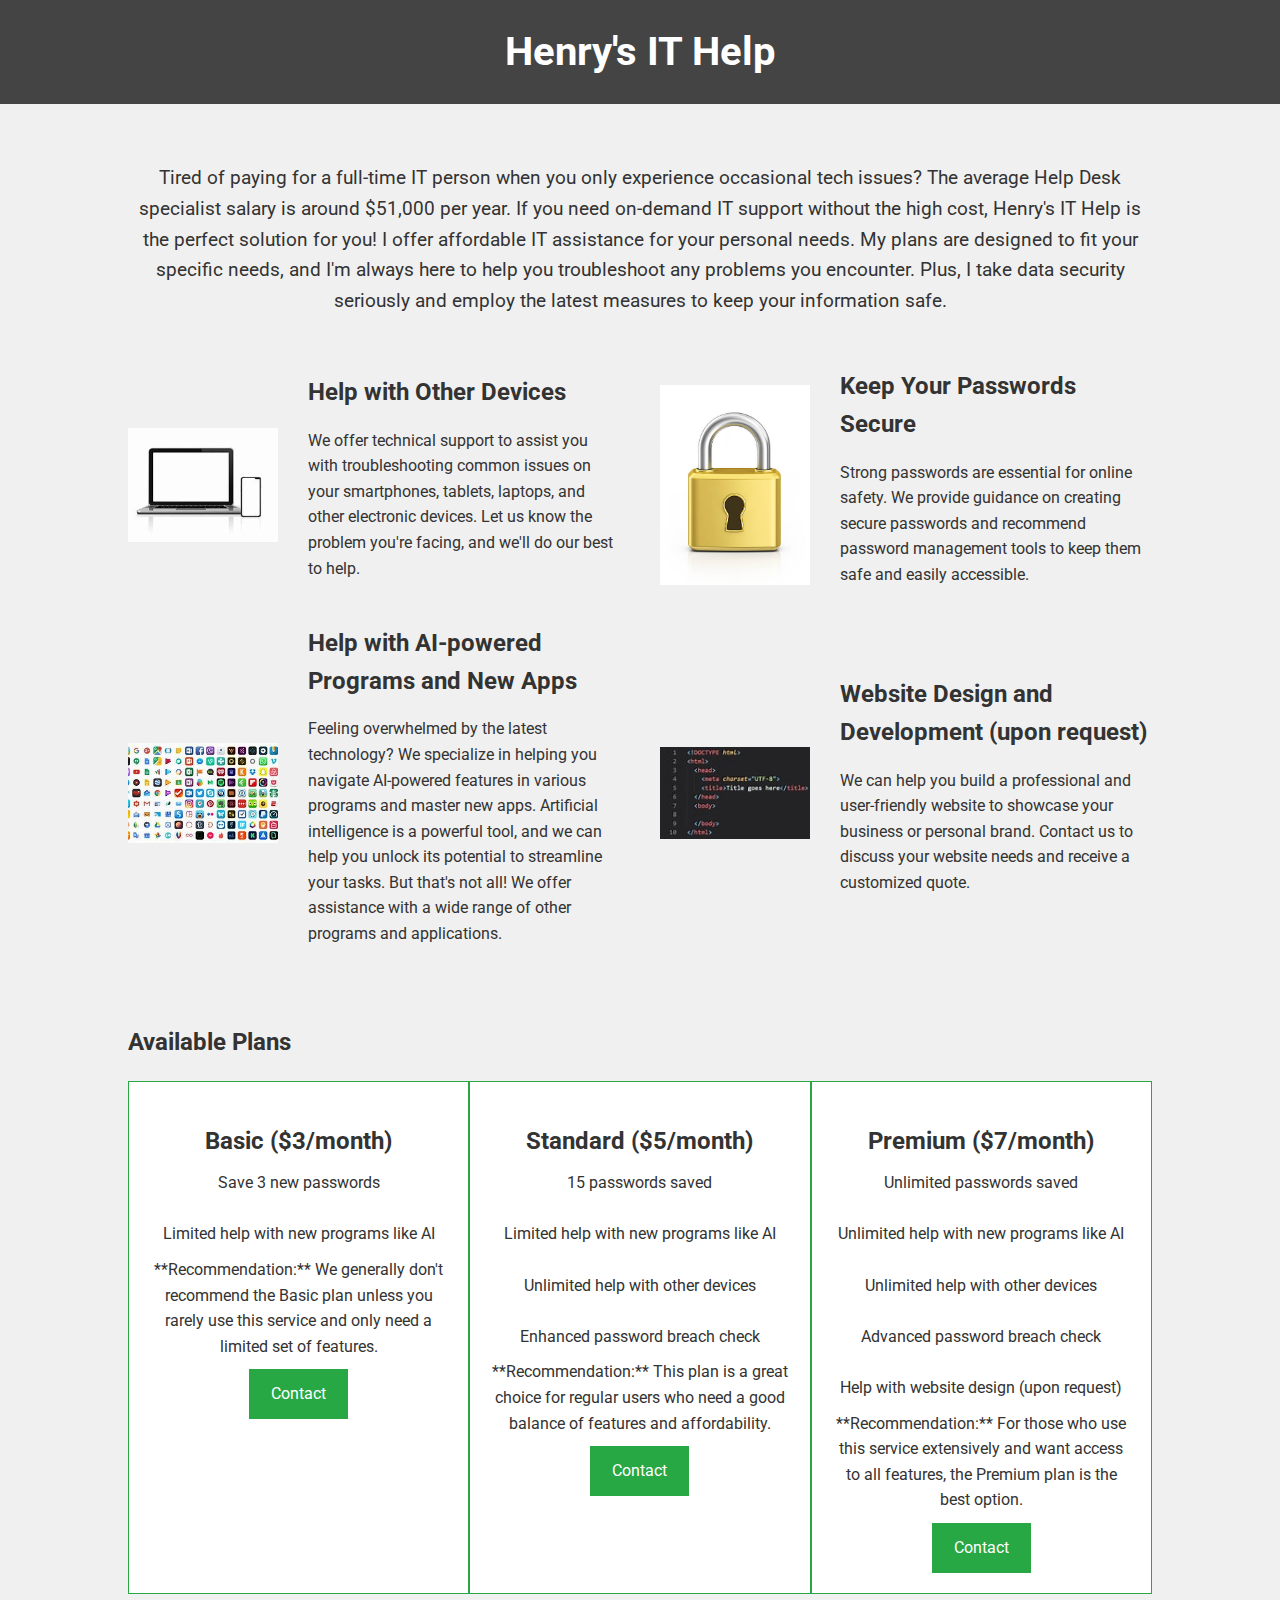
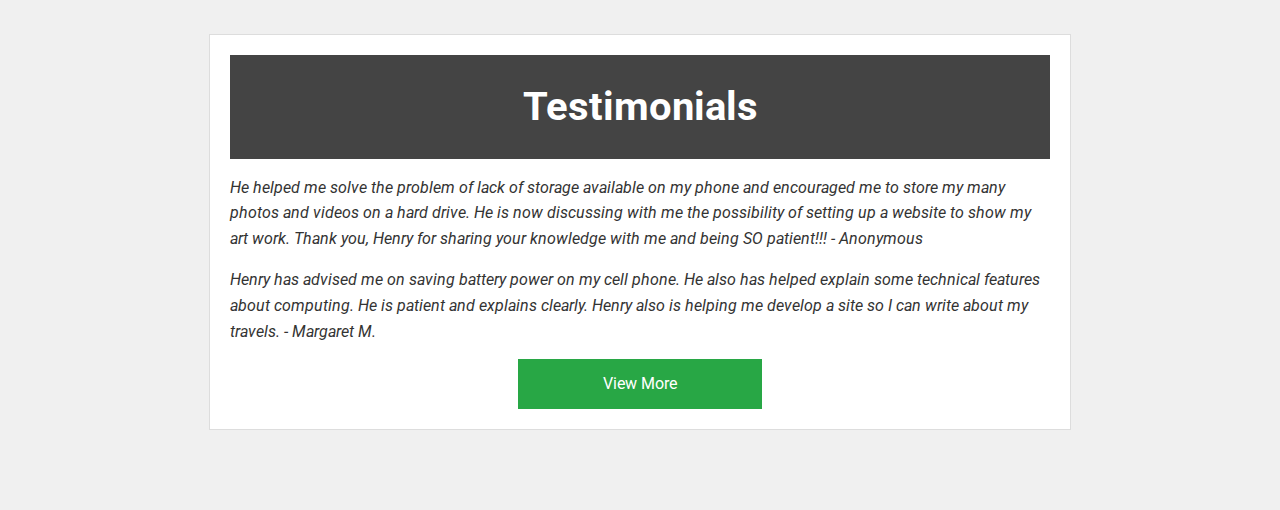
<file: index.html>
<!DOCTYPE html>
<html lang="en">
<head>
  <meta charset="UTF-8">
  <meta name="viewport" content="width=device-width, initial-scale=1.0">
  <meta name="description" content="Get fast, personal, customized technology help from your friendly IT specialist, Henry.">
  <title>Henry's IT Help</title>

  <script id="oneai-snippet" src="https://oneai.com/~widget?id=henrys-tech-support-4012"></script>
  <link rel="stylesheet" href="https://fonts.googleapis.com/css2?family=Roboto:wght@400;700&display=swap">

  <style>
    body {
      background-color: #f0f0f0;
      color: #333;
      font-family: 'Roboto', sans-serif;
      margin: 0;
      padding: 0;
      line-height: 1.6;
    }

    header {
      text-align: center;
      background-color: #444;
      color: #fff;
      padding: 20px 0;
    }

    h1 {
      font-size: 2.5em;
      margin: 0;
    }

    .content-wrapper {
      width: 80%;
      margin: 0 auto;
      padding: 40px 0;
    }

    .description {
      text-align: center;
      font-size: 1.2em;
      margin-bottom: 50px;
    }

    .about-us {
      display: flex;
      flex-wrap: wrap;
      justify-content: space-between;
      margin-bottom: 40px;
    }

    .about-us > div {
      width: 48%;
      display: flex;
      align-items: center;
      margin-bottom: 20px;
    }

    .about-us img {
      width: 150px;
      margin-right: 20px;
    }

    .text-content {
      padding-left: 10px;
    }

    .about-us h2 {
      margin: 0 0 10px 0;
      font-size: 1.5em;
    }

    .plan-container {
      display: flex;
      justify-content: space-between;
      margin-bottom: 40px;
    }

    .plan {
      text-align: center;
      padding: 20px;
      border: 1px solid #28a745;
      width: 30%;
      background-color: #fff;
    }

    .plan h2 {
      font-size: 1.5em;
      margin-bottom: 10px;
    }

    .plan p {
      margin: 10px 0;
    }

    .contact-button {
      display: inline-block;
      padding: 10px 20px;
      background-color: #28a745;
      color: #fff;
      border: 2px solid #28a745;
      text-decoration: none;
      transition: background-color 0.3s, color 0.3s;
    }

    .contact-button:hover {
      background-color: #fff;
      color: #28a745;
      border: 2px solid #28a745;
    }

    .modal {
      display: none;
      position: fixed;
      z-index: 1;
      left: 0;
      top: 0;
      width: 100%;
      height: 100%;
      overflow: auto;
      background-color: rgba(0,0,0,0.4);
    }

    .modal-content {
      background-color: #444;
      margin: 15% auto;
      padding: 20px;
      border: 1px solid #888;
      width: 80%;
      color: #fff;
    }

    .close {
      color: #aaa;
      float: right;
      font-size: 28px;
      font-weight: bold;
    }

    .close:hover,
    .close:focus {
      color: #fff;
      text-decoration: none;
      cursor: pointer;
    }

    @media screen and (max-width: 768px) {
      .plan-container {
        flex-direction: column;
        align-items: center;
      }

      .plan {
        width: 80%;
        margin-bottom: 20px;
      }

      .about-us > div {
        width: 100%;
        flex-direction: column;
        text-align: center;
      }

      .about-us img {
        margin: 0 auto 20px auto;
      }

      .text-content {
        padding-left: 0;
      }
    }

    .tooltip {
      position: relative;
      display: inline-block;
      cursor: pointer;
    }

    .tooltip .tooltiptext {
      visibility: hidden;
      width: 120px;
      background-color: black;
      color: #fff;
      text-align: center;
      border-radius: 6px;
      padding: 5px;
      position: absolute;
      z-index: 1;
      bottom: 125%;
      left: 50%;
      margin-left: -60px;
      opacity: 0;
      transition: opacity 0.3s;
    }

    .tooltip:hover .tooltiptext {
      visibility: visible;
      opacity: 1;
    }

    .testimonial-container {
      background-color: #fff;
      padding: 20px;
      border: 1px solid #ddd;
      margin-bottom: 40px;
    }

    .testimonial-container p {
      margin-bottom: 15px;
      font-style: italic;
    }

    .view-more-button {
      display: block;
      width: 200px;
      margin: 0 auto;
      padding: 10px 20px;
      background-color: #28a745;
      color: #fff;
      text-align: center;
      border: 2px solid #28a745;
      text-decoration: none;
      transition: background-color 0.3s, color 0.3s;
    }

    .view-more-button:hover {
      background-color: #fff;
      color: #28a745;
      border: 2px solid #28a745;
    }
  </style>
</head>
<body>
  <header>
    <h1><a href="index.html" style="color: inherit; text-decoration: none;">Henry's IT Help</a></h1>
  </header>
  <div class="content-wrapper">
    <p class="description">Tired of paying for a full-time IT person when you only experience occasional tech issues? The average Help Desk specialist salary is around $51,000 per year. If you need on-demand IT support without the high cost, Henry's IT Help is the perfect solution for you! I offer affordable IT assistance for your personal needs. My plans are designed to fit your specific needs, and I'm always here to help you troubleshoot any problems you encounter. Plus, I take data security seriously and employ the latest measures to keep your information safe.</p>

    <div class="about-us">
      <div>
        <img src="1.jfif" alt="Image of a Laptop and Phone">
        <div class="text-content">
          <h2>Help with Other Devices</h2>
          <p>We offer technical support to assist you with troubleshooting common issues on your smartphones, tablets, laptops, and other electronic devices. Let us know the problem you're facing, and we'll do our best to help.</p>
        </div>
      </div>
      <div>
        <img src="2.jpg" alt="Image of a Lock for Password Management">
        <div class="text-content">
          <h2>Keep Your Passwords Secure</h2>
          <p>Strong passwords are essential for online safety. We provide guidance on creating secure passwords and recommend password management tools to keep them safe and easily accessible.</p>
        </div>
      </div>
      <div>
        <img src="3.jfif" alt="Image of many App Icons">
        <div class="text-content">
          <h2>Help with AI-powered Programs and New Apps</h2>
          <p>Feeling overwhelmed by the latest technology? We specialize in helping you navigate AI-powered features in various programs and master new apps. Artificial intelligence is a powerful tool, and we can help you unlock its potential to streamline your tasks. But that's not all! We offer assistance with a wide range of other programs and applications.</p>
        </div>
      </div>
      <div>
        <img src="4.jfif" alt="Image of HTML code">
        <div class="text-content">
          <h2>Website Design and Development (upon request)</h2>
          <p>We can help you build a professional and user-friendly website to showcase your business or personal brand. Contact us to discuss your website needs and receive a customized quote.</p>
        </div>
      </div>
    </div>

    <h2 class="plans-heading"><astyle="color: inherit; text-decoration: none;">Available Plans</a></h2>

    <div class="plan-container">
      <div class="plan">
        <h2>Basic ($3/month)</h2>
        <p>Save 3 new passwords<br><br>
          Limited help with new programs like AI</p>
        <p>**Recommendation:** We generally don't recommend the Basic plan unless you rarely use this service and only need a limited set of features.</p>
        <a class="contact-button" href="con.html">Contact</a>
      </div>
      <div class="plan">
        <h2>Standard ($5/month)</h2>
        <p>15 passwords saved<br><br>
          Limited help with new programs like AI<br><br>
          Unlimited help with other devices<br><br>
          Enhanced password breach check</p>
        <p>**Recommendation:** This plan is a great choice for regular users who need a good balance of features and affordability.</p>
        <a class="contact-button" href="con.html">Contact</a>
      </div>
      <div class="plan">
        <h2>Premium ($7/month)</h2>
        <p>Unlimited passwords saved<br><br>
          Unlimited help with new programs like AI<br><br>
          Unlimited help with other devices<br><br>
          Advanced password breach check<br><br>
          <span class="tooltip">Help with website design (upon request)
            <span class="tooltiptext">I can make websites including blogs or image galleries.</span>
          </span></p>
        <p>**Recommendation:** For those who use this service extensively and want access to all features, the Premium plan is the best option.</p>
        <a class="contact-button" href="con.html">Contact</a>
      </div>
    </div>

    <div class="content-wrapper testimonial-container">
      <header>
        <h1><a href="tes.html" style="color: inherit; text-decoration: none;">Testimonials</a></h1>
      </header>
      <p>He helped me solve the problem of lack of storage available on my phone and encouraged me to store my many photos and videos on a hard drive. He is now discussing with me the possibility of setting up a website to show my art work. Thank you, Henry for sharing your knowledge with me and being SO patient!!! - Anonymous</p>
      <p>Henry has advised me on saving battery power on my cell phone. He also has helped explain some technical features about computing. He is patient and explains clearly. Henry also is helping me develop a site so I can write about my travels. - Margaret M.</p>
      <a class="view-more-button" href="tes.html">View More</a>
    </div>
  </div>

  <script>
    var modal = document.getElementById("contactModal");

    function openModal() {
      modal.style.display = "block";
    }

    function closeModal() {
      modal.style.display = "none";
    }
  </script>
</body>
</html>
</file>
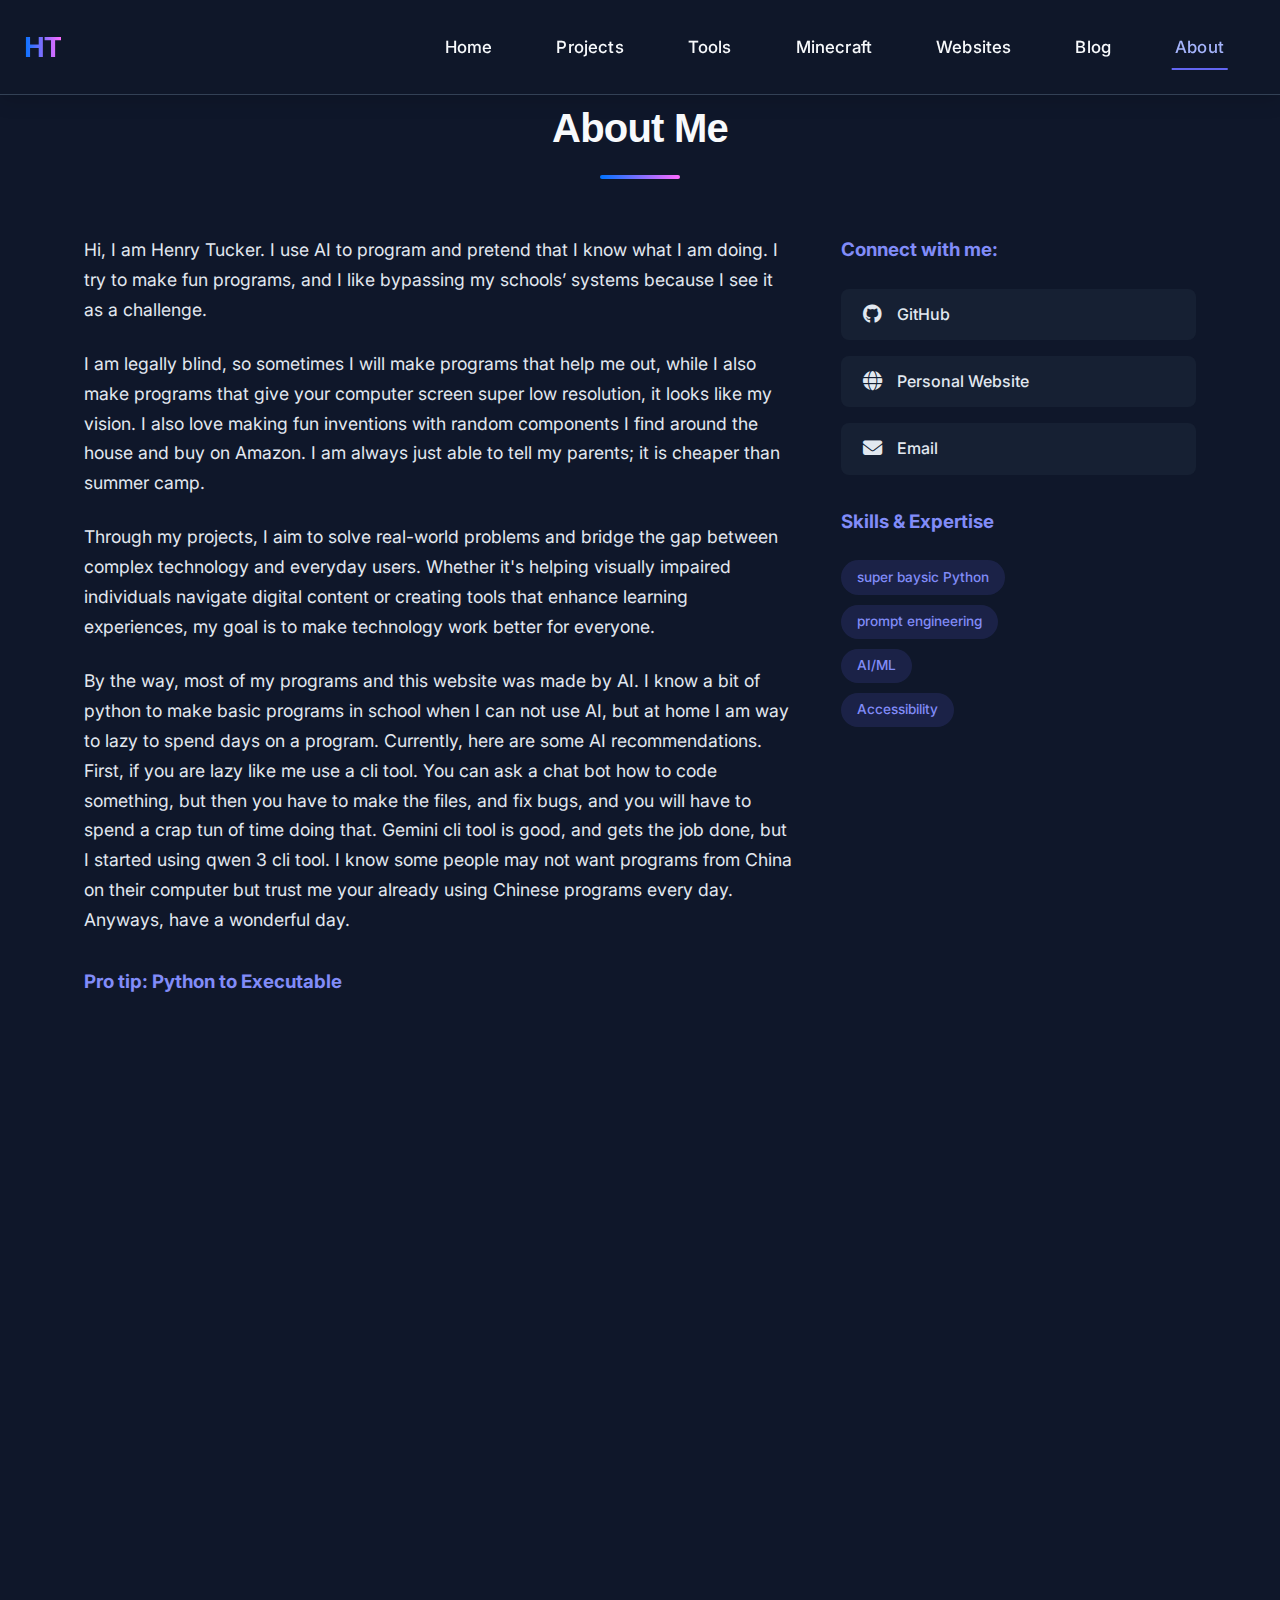
<file: about.html>
<!DOCTYPE html>
<html lang="en">
<head>
    <meta charset="UTF-8">
    <meta name="viewport" content="width=device-width, initial-scale=1.0">
    <title>About | Henry Tucker</title>
    <link rel="stylesheet" href="css/style.css">
    <link rel="stylesheet" href="https://cdnjs.cloudflare.com/ajax/libs/font-awesome/6.4.0/css/all.min.css">
    <link href="https://fonts.googleapis.com/css2?family=Inter:wght@300;400;500;600;700&display=swap" rel="stylesheet">
</head>
<body>
    <header>
        <nav class="navbar">
            <div class="nav-container">
                <div class="logo">
                    <h2>HT</h2>
                </div>
                <ul class="nav-menu">
                    <li class="nav-item">
                        <a href="index.html" class="nav-link">Home</a>
                    </li>
                    <li class="nav-item">
                        <a href="projects.html" class="nav-link">Projects</a>
                    </li>
                    <li class="nav-item">
                        <a href="tools.html" class="nav-link">Tools</a>
                    </li>
                    <li class="nav-item">
                        <a href="minecraft.html" class="nav-link">Minecraft</a>
                    </li>
                    <li class="nav-item">
                        <a href="websites.html" class="nav-link">Websites</a>
                    </li>
                    <li class="nav-item">
                        <a href="blog.html" class="nav-link">Blog</a>
                    </li>
                    <li class="nav-item">
                        <a href="about.html" class="nav-link active">About</a>
                    </li>
                </ul>
                <div class="hamburger">
                    <span class="bar"></span>
                    <span class="bar"></span>
                    <span class="bar"></span>
                </div>
            </div>
        </nav>
    </header>

    <section class="about">
        <div class="container">
            <h2 class="section-title">About Me</h2>
            <div class="about-content">
                <div class="about-text">
                    <p>Hi, I am Henry Tucker. I use AI to program and pretend that I know what I am doing. I try to make fun programs, and I like bypassing my schools’ systems because I see it as a challenge.</p>
                    <p>I am legally blind, so sometimes I will make programs that help me out, while I also make programs that give your computer screen super low resolution, it looks like my vision. I also love making fun inventions with random components I find around the house and buy on Amazon. I am always just able to tell my parents; it is cheaper than summer camp.</p>
                    <p>Through my projects, I aim to solve real-world problems and bridge the gap between complex technology and everyday users. Whether it's helping visually impaired individuals navigate digital content or creating tools that enhance learning experiences, my goal is to make technology work better for everyone.</p>
                    <p>By the way, most of my programs and this website was made by AI. I know a bit of python to make basic programs in school when I can not use AI, but at home I am way to lazy to spend days on a program. Currently, here are some AI recommendations. First, if you are lazy like me use a cli tool. You can ask a chat bot how to code something, but then you have to make the files, and fix bugs, and you will have to spend a crap tun of time doing that. Gemini cli tool is good, and gets the job done, but I started using qwen 3 cli tool. I know some people may not want programs from China on their computer but trust me your already using Chinese programs every day. Anyways, have a wonderful day. </p>
                    <h3 style="margin-top: 2rem; color: var(--accent-light);">Pro tip: Python to Executable</h3>
                    <p>For converting Python scripts to executable files, I recommend using PyInstaller:</p>
                    <div class="step-code">
# Install PyInstaller<br>
pip install pyinstaller<br><br>
# Convert your Python script to executable<br>
pyinstaller --onefile your_script.py
                    </div>
                    <p>This will create a standalone executable that can run on Windows, Mac, or Linux without requiring Python to be installed.</p>
                </div>
                <div class="about-links">
                    <h3>Connect with me:</h3>
                    <div class="social-links">
                        <a href="https://github.com/exmprison" target="_blank"><i class="fab fa-github"></i> GitHub</a>
                        <a href="https://henrytucker.com" target="_blank"><i class="fas fa-globe"></i> Personal Website</a>
                        <a href="mailto:henryt2102@gmail.com"><i class="fas fa-envelope"></i> Email</a>
                    </div>
                    <h3 style="margin-top: 2rem; color: var(--accent-light);">Skills & Expertise</h3>
                    <div class="project-tech" style="flex-direction: column; align-items: flex-start;">
                        <span class="tech-tag">super baysic Python</span>
                        <span class="tech-tag">prompt engineering</span>
                        <span class="tech-tag">AI/ML</span>
                        <span class="tech-tag">Accessibility</span>
                    </div>
                </div>
            </div>
        </div>
    </section>

    <section class="contact">
        <div class="container">
            <h2 class="section-title">Get In Touch</h2>
            <div class="contact-content">
                <p>Have a project in mind or want to discuss potential collaborations? Feel free to reach out!</p>
                <div class="contact-methods">
                    <a href="mailto:contact@henrytucker.com" class="contact-link">
                        <i class="fas fa-envelope"></i>
                        <span>contact@henrytucker.com</span>
                    </a>
                    <a href="https://github.com/exmprison" target="_blank" class="contact-link">
                        <i class="fab fa-github"></i>
                        <span>GitHub Profile</span>
                    </a>
                    <a href="https://henrytucker.com" target="_blank" class="contact-link">
                        <i class="fas fa-globe"></i>
                        <span>Personal Website</span>
                    </a>
                </div>
            </div>
        </div>
    </section>

    <footer>
        <div class="container">
            <p>&copy; 2025 Henry Tucker. All rights reserved.</p>
        </div>
    </footer>

    <script src="js/script.js"></script>
</body>
</html>
</file>
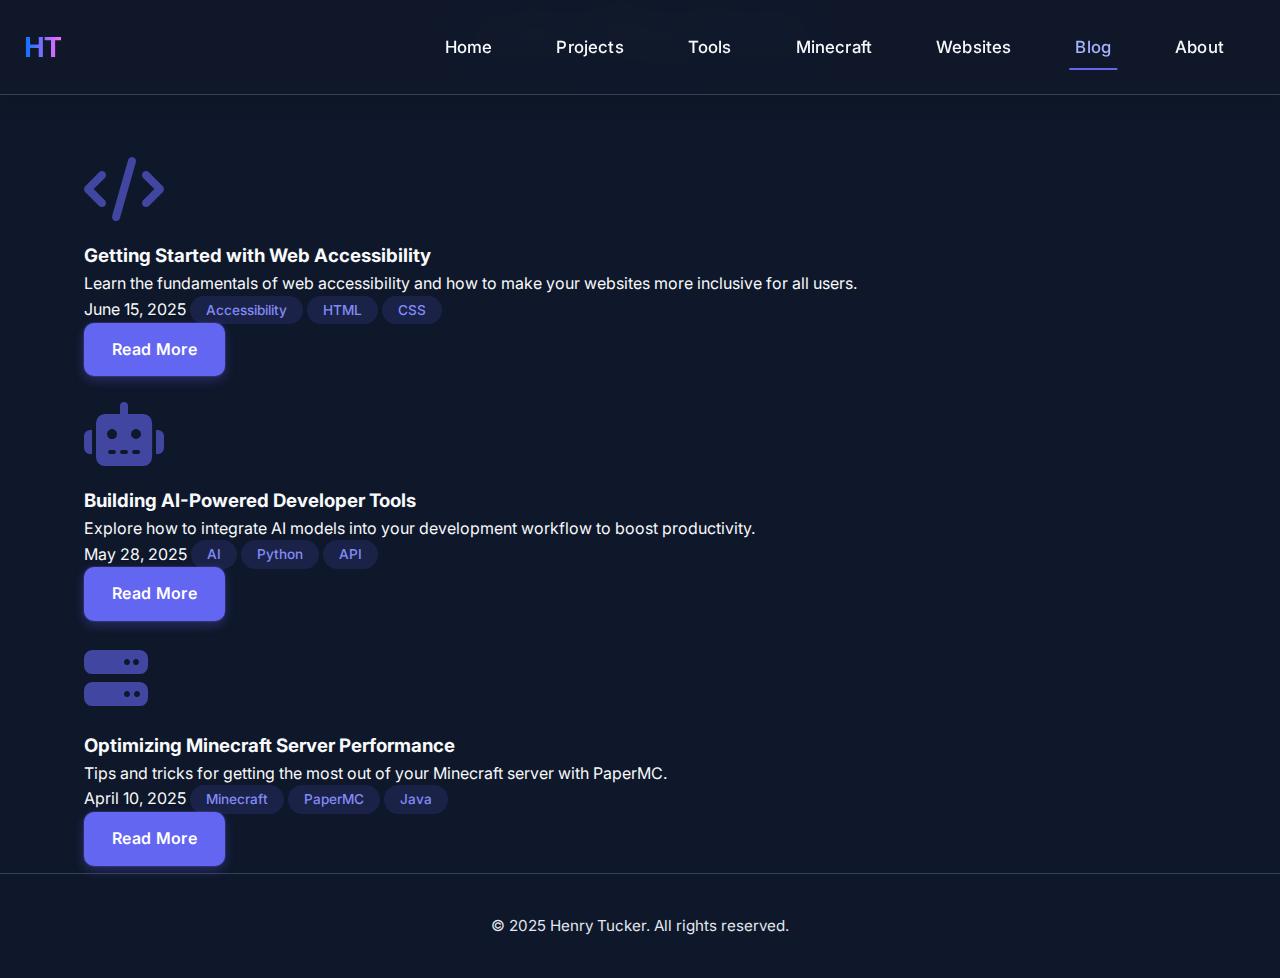
<file: blog.html>
<!DOCTYPE html>
<html lang="en">
<head>
    <meta charset="UTF-8">
    <meta name="viewport" content="width=device-width, initial-scale=1.0">
    <title>Blog | Henry Tucker</title>
    <link rel="stylesheet" href="css/style.css">
    <link rel="stylesheet" href="https://cdnjs.cloudflare.com/ajax/libs/font-awesome/6.4.0/css/all.min.css">
    <link href="https://fonts.googleapis.com/css2?family=Inter:wght@300;400;500;600;700&display=swap" rel="stylesheet">
</head>
<body>
    <header>
        <nav class="navbar">
            <div class="nav-container">
                <div class="logo">
                    <h2>HT</h2>
                </div>
                <ul class="nav-menu">
                    <li class="nav-item">
                        <a href="index.html" class="nav-link">Home</a>
                    </li>
                    <li class="nav-item">
                        <a href="projects.html" class="nav-link">Projects</a>
                    </li>
                    <li class="nav-item">
                        <a href="tools.html" class="nav-link">Tools</a>
                    </li>
                    <li class="nav-item">
                        <a href="minecraft.html" class="nav-link">Minecraft</a>
                    </li>
                    <li class="nav-item">
                        <a href="websites.html" class="nav-link">Websites</a>
                    </li>
                    <li class="nav-item">
                        <a href="blog.html" class="nav-link active">Blog</a>
                    </li>
                    <li class="nav-item">
                        <a href="about.html" class="nav-link">About</a>
                    </li>
                </ul>
                <div class="hamburger">
                    <span class="bar"></span>
                    <span class="bar"></span>
                    <span class="bar"></span>
                </div>
            </div>
        </nav>
    </header>

    <section class="blog">
        <div class="container">
            <h2 class="section-title">Latest Blog Posts</h2>
            <div class="blog-grid">
                <!-- Blog Post 1 -->
                <div class="blog-card">
                    <div class="blog-image">
                        <div class="placeholder-image">
                            <i class="fas fa-code"></i>
                        </div>
                    </div>
                    <div class="blog-content">
                        <h3 class="blog-title">Getting Started with Web Accessibility</h3>
                        <p class="blog-excerpt">Learn the fundamentals of web accessibility and how to make your websites more inclusive for all users.</p>
                        <div class="blog-meta">
                            <span class="blog-date">June 15, 2025</span>
                            <span class="blog-tags">
                                <span class="tech-tag">Accessibility</span>
                                <span class="tech-tag">HTML</span>
                                <span class="tech-tag">CSS</span>
                            </span>
                        </div>
                        <a href="blog/web-accessibility.html" class="btn primary">Read More</a>
                    </div>
                </div>

                <!-- Blog Post 2 -->
                <div class="blog-card">
                    <div class="blog-image">
                        <div class="placeholder-image">
                            <i class="fas fa-robot"></i>
                        </div>
                    </div>
                    <div class="blog-content">
                        <h3 class="blog-title">Building AI-Powered Developer Tools</h3>
                        <p class="blog-excerpt">Explore how to integrate AI models into your development workflow to boost productivity.</p>
                        <div class="blog-meta">
                            <span class="blog-date">May 28, 2025</span>
                            <span class="blog-tags">
                                <span class="tech-tag">AI</span>
                                <span class="tech-tag">Python</span>
                                <span class="tech-tag">API</span>
                            </span>
                        </div>
                        <a href="blog/ai-developer-tools.html" class="btn primary">Read More</a>
                    </div>
                </div>

                <!-- Blog Post 3 -->
                <div class="blog-card">
                    <div class="blog-image">
                        <div class="placeholder-image">
                            <i class="fas fa-server"></i>
                        </div>
                    </div>
                    <div class="blog-content">
                        <h3 class="blog-title">Optimizing Minecraft Server Performance</h3>
                        <p class="blog-excerpt">Tips and tricks for getting the most out of your Minecraft server with PaperMC.</p>
                        <div class="blog-meta">
                            <span class="blog-date">April 10, 2025</span>
                            <span class="blog-tags">
                                <span class="tech-tag">Minecraft</span>
                                <span class="tech-tag">PaperMC</span>
                                <span class="tech-tag">Java</span>
                            </span>
                        </div>
                        <a href="blog/minecraft-optimization.html" class="btn primary">Read More</a>
                    </div>
                </div>
            </div>
        </div>
    </section>

    <footer>
        <div class="container">
            <p>&copy; 2025 Henry Tucker. All rights reserved.</p>
        </div>
    </footer>

    <script src="js/script.js"></script>
</body>
</html>
</file>
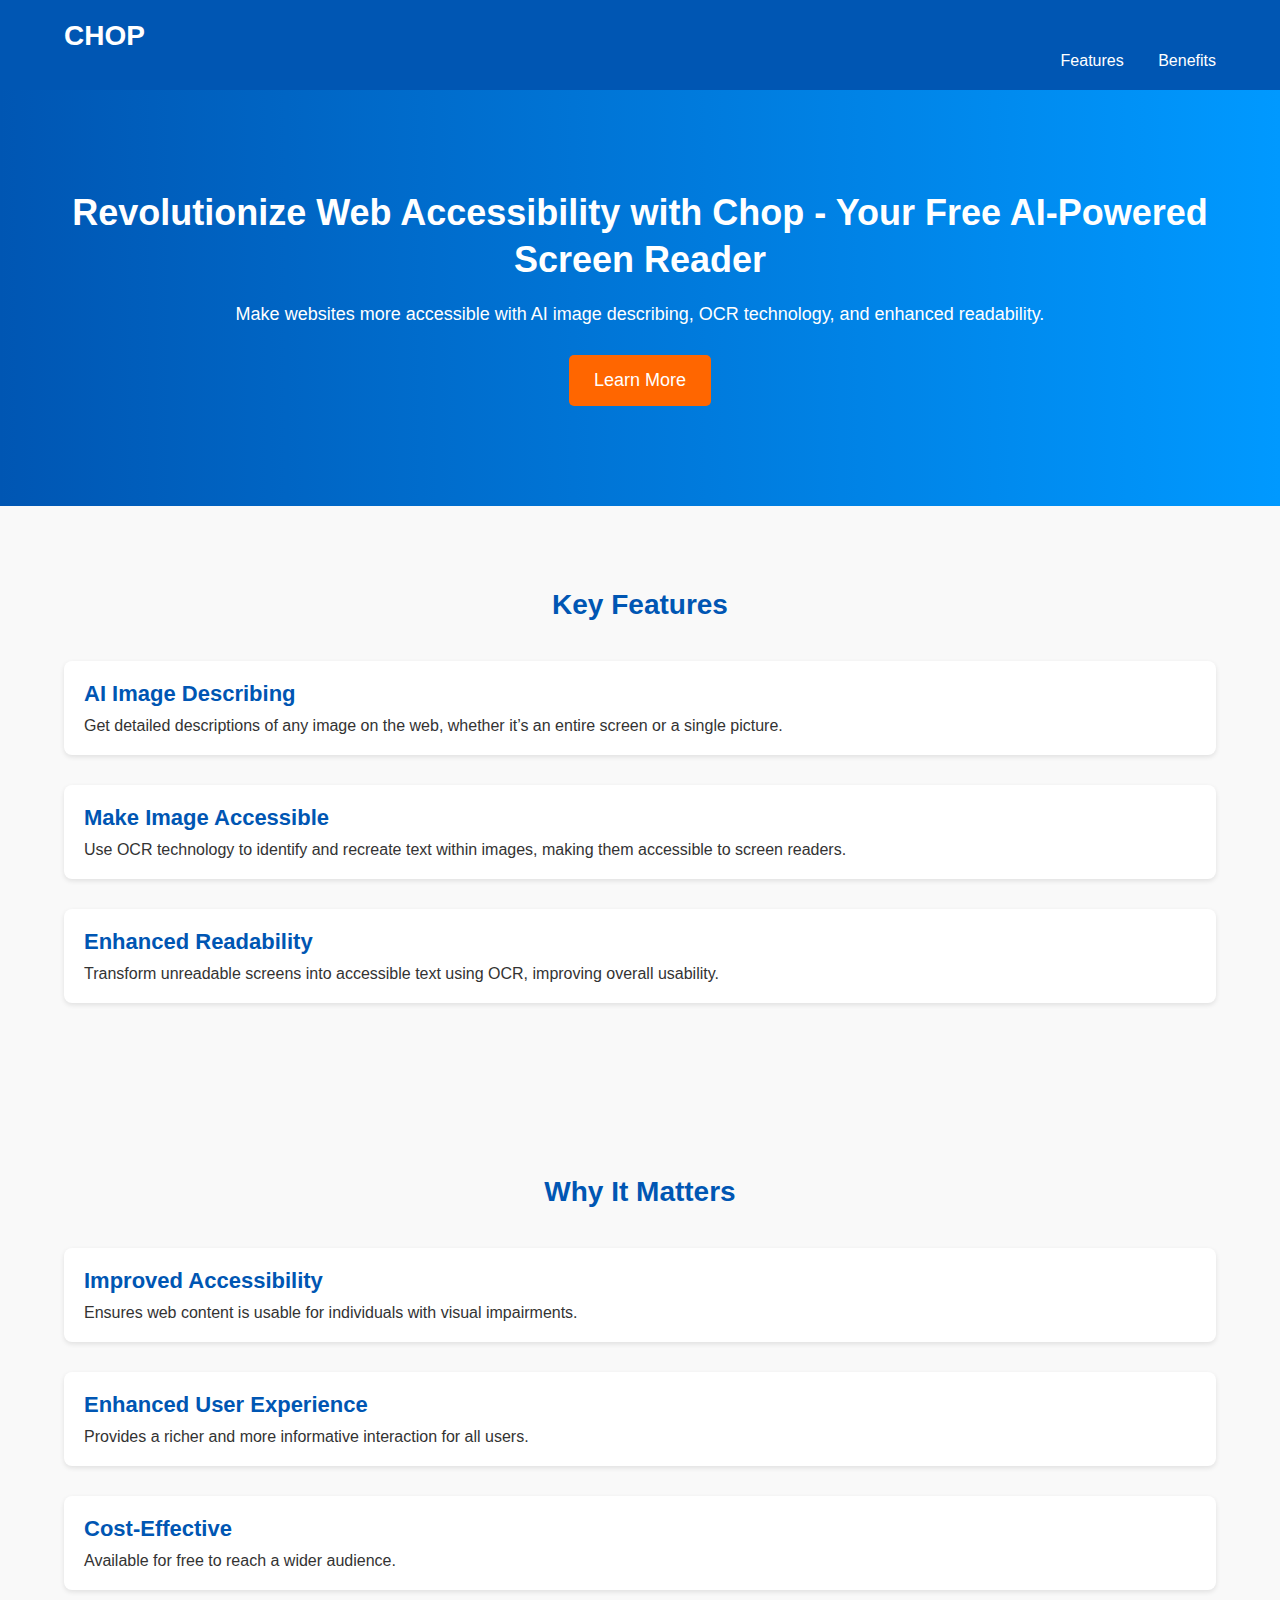
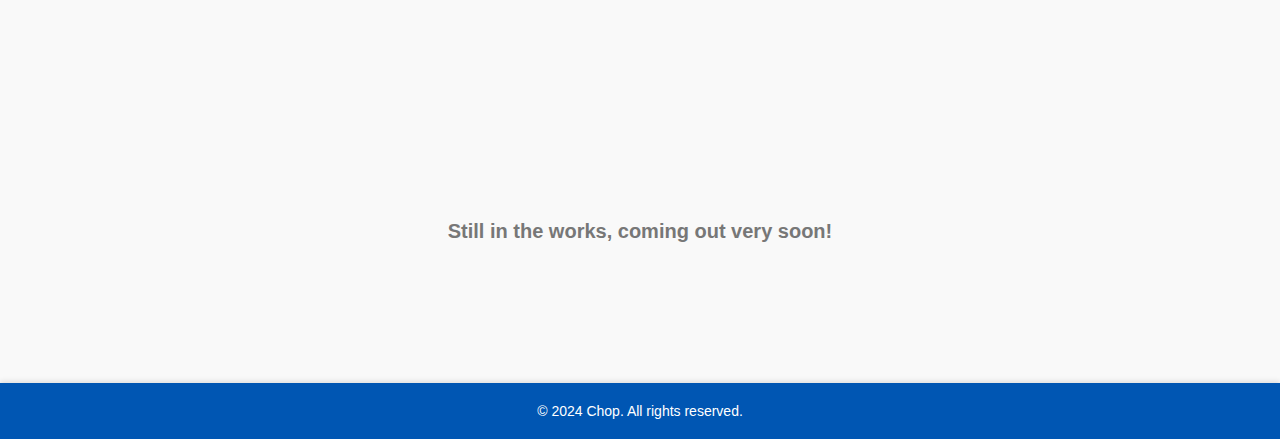
<file: chop.html>
<!DOCTYPE html>
<html lang="en">
<head>
    <meta charset="UTF-8">
    <meta name="viewport" content="width=device-width, initial-scale=1.0">
    <title>Chop - AI-Powered Screen Reader</title>
    <style>
        body {
            font-family: 'Segoe UI', Tahoma, Geneva, Verdana, sans-serif;
            margin: 0;
            padding: 0;
            color: #333;
            background-color: #f9f9f9;
        }

        .container {
            width: 90%;
            max-width: 1200px;
            margin: 0 auto;
        }

        header {
            background-color: #0056b3;
            color: #fff;
            padding: 20px 0;
            box-shadow: 0 4px 8px rgba(0, 0, 0, 0.1);
        }

        header .logo {
            font-size: 28px;
            font-weight: bold;
            text-transform: uppercase;
        }

        nav ul {
            list-style: none;
            padding: 0;
            margin: 0;
            text-align: right;
        }

        nav ul li {
            display: inline;
            margin-left: 30px;
        }

        nav ul li a {
            color: #fff;
            text-decoration: none;
            font-size: 16px;
        }

        .hero {
            background: linear-gradient(to right, #0056b3, #0099ff);
            color: #fff;
            padding: 100px 0;
            text-align: center;
            position: relative;
            overflow: hidden;
        }

        .hero h1 {
            font-size: 36px;
            margin: 0 0 20px;
            line-height: 1.3;
        }

        .hero p {
            font-size: 18px;
            margin: 0 0 30px;
        }

        .cta-button {
            display: inline-block;
            background-color: #ff6600;
            color: #fff;
            padding: 15px 25px;
            text-decoration: none;
            border-radius: 5px;
            font-size: 18px;
            transition: background-color 0.3s ease;
        }

        .cta-button:hover {
            background-color: #e65c00;
        }

        section {
            padding: 60px 0;
        }

        section h2 {
            text-align: center;
            margin-bottom: 40px;
            font-size: 28px;
            color: #0056b3;
        }

        .feature, .benefit {
            background: #fff;
            border-radius: 8px;
            box-shadow: 0 2px 5px rgba(0, 0, 0, 0.1);
            padding: 20px;
            margin-bottom: 30px;
        }

        .feature h3, .benefit h3 {
            font-size: 22px;
            margin: 0 0 10px;
            color: #0056b3;
        }

        .feature p, .benefit p {
            font-size: 16px;
            margin: 0;
        }

        .coming-soon {
            text-align: center;
            font-size: 20px;
            color: #777;
            margin: 60px 0;
            font-weight: bold;
        }

        footer {
            background-color: #0056b3;
            color: #fff;
            padding: 20px 0;
            text-align: center;
            box-shadow: 0 -2px 5px rgba(0, 0, 0, 0.1);
        }

        footer p {
            margin: 0;
            font-size: 14px;
        }
    </style>
</head>
<body>
    <header>
        <div class="container">
            <div class="logo">Chop</div>
            <nav>
                <ul>
                    <li><a href="#features">Features</a></li>
                    <li><a href="#benefits">Benefits</a></li>
                </ul>
            </nav>
        </div>
    </header>
    <section class="hero">
        <div class="container">
            <h1>Revolutionize Web Accessibility with Chop - Your Free AI-Powered Screen Reader</h1>
            <p>Make websites more accessible with AI image describing, OCR technology, and enhanced readability.</p>
            <a href="#features" class="cta-button">Learn More</a>
        </div>
    </section>
    <section id="features">
        <div class="container">
            <h2>Key Features</h2>
            <div class="feature">
                <h3>AI Image Describing</h3>
                <p>Get detailed descriptions of any image on the web, whether it’s an entire screen or a single picture.</p>
            </div>
            <div class="feature">
                <h3>Make Image Accessible</h3>
                <p>Use OCR technology to identify and recreate text within images, making them accessible to screen readers.</p>
            </div>
            <div class="feature">
                <h3>Enhanced Readability</h3>
                <p>Transform unreadable screens into accessible text using OCR, improving overall usability.</p>
            </div>
        </div>
    </section>
    <section id="benefits">
        <div class="container">
            <h2>Why It Matters</h2>
            <div class="benefit">
                <h3>Improved Accessibility</h3>
                <p>Ensures web content is usable for individuals with visual impairments.</p>
            </div>
            <div class="benefit">
                <h3>Enhanced User Experience</h3>
                <p>Provides a richer and more informative interaction for all users.</p>
            </div>
            <div class="benefit">
                <h3>Cost-Effective</h3>
                <p>Available for free to reach a wider audience.</p>
            </div>
        </div>
    </section>
    <section class="coming-soon">
        <p>Still in the works, coming out very soon!</p>
    </section>
    <footer>
        <div class="container">
            <p>&copy; 2024 Chop. All rights reserved.</p>
        </div>
    </footer>
</body>
</html>
</file>
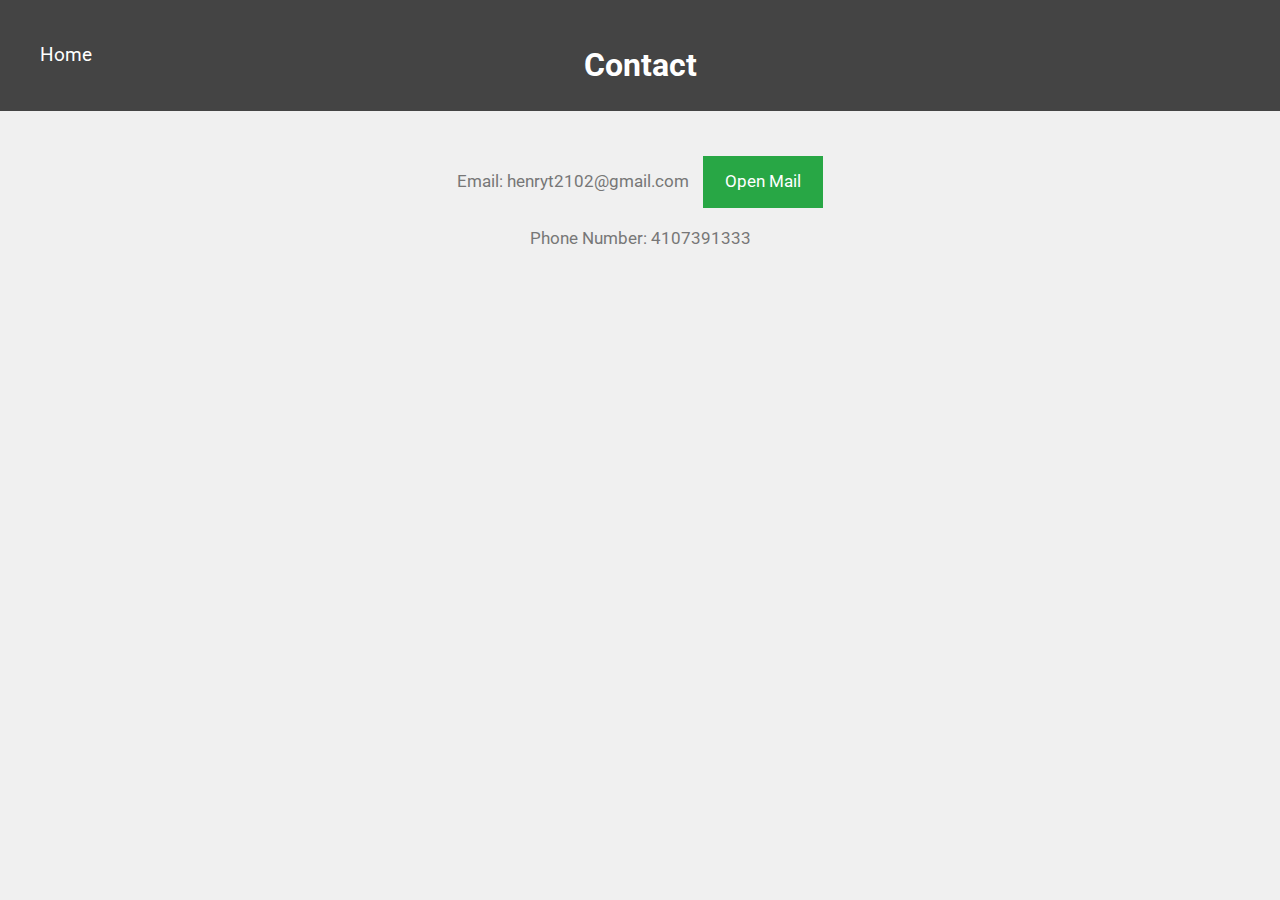
<file: com.html>
<!DOCTYPE html>
<html lang="en">
<head>
  <meta charset="UTF-8">
  <meta name="viewport" content="width=device-width, initial-scale=1.0">
  <meta name="description" content="Contact information for Henry's IT Help.">
  <title>Contact - Henry's IT Help</title>

  <link rel="stylesheet" href="https://fonts.googleapis.com/css2?family=Roboto:wght@400;700&display=swap">

  <style>
    body {
      background-color: #f0f0f0;
      color: #333;
      font-family: 'Roboto', sans-serif;
      margin: 0;
      padding: 0;
      line-height: 1.6;
      text-align: center;
    }

    header {
      background-color: #444;
      color: #fff;
      padding: 20px;
      display: flex;
      justify-content: flex-start;
      align-items: center;
    }

    header a {
      color: #fff;
      text-decoration: none;
      font-size: 1.2em;
      margin-left: 20px;
      position: absolute;
      left: 20px;
    }

    header h1 {
      margin: 20px auto 0 auto;
      flex-grow: 1;
      text-align: center;
    }

    .content-wrapper {
      width: 80%;
      margin: 0 auto;
      padding: 40px 0;
    }

    .contact-info {
      font-size: 1.2em;
    }

    .contact-info a {
      display: inline-block;
      padding: 10px 20px;
      background-color: #28a745;
      color: #fff;
      border: 2px solid #28a745;
      text-decoration: none;
      margin-left: 10px;
      transition: background-color 0.3s, color 0.3s;
      font-size: 1em;
    }

    .contact-info a:hover {
      background-color: #fff;
      color: #28a745;
      border: 2px solid #28a745;
    }

    .contact-info p {
      margin-top: 5px;
      font-size: 0.9em;
      color: #777;
    }

    @media screen and (max-width: 768px) {
      .contact-info {
        text-align: center;
      }

      .contact-info a {
        display: block;
        margin: 10px auto;
      }

      .contact-info p {
        margin: 5px 0;
        font-size: 0.9em;
        color: #777;
        text-align: center;
      }
    }

    .note {
      font-size: 0.9em;
      color: #777;
      margin-left: 10px;
      display: inline-block;
    }
  </style>
</head>
<body>
  <header>
    <a href="index.html">Home</a>
    <h1>Contact</h1>
  </header>
  <div class="content-wrapper">
    <div class="contact-info">
      <p>Email: henryt2102@gmail.com
        <a href="mailto:henryt2102@gmail.com">Open Mail</a>
      </p>
      <p>Phone Number: 4107391333</p>
    </div>
  </div>
</body>
</html>
</file>
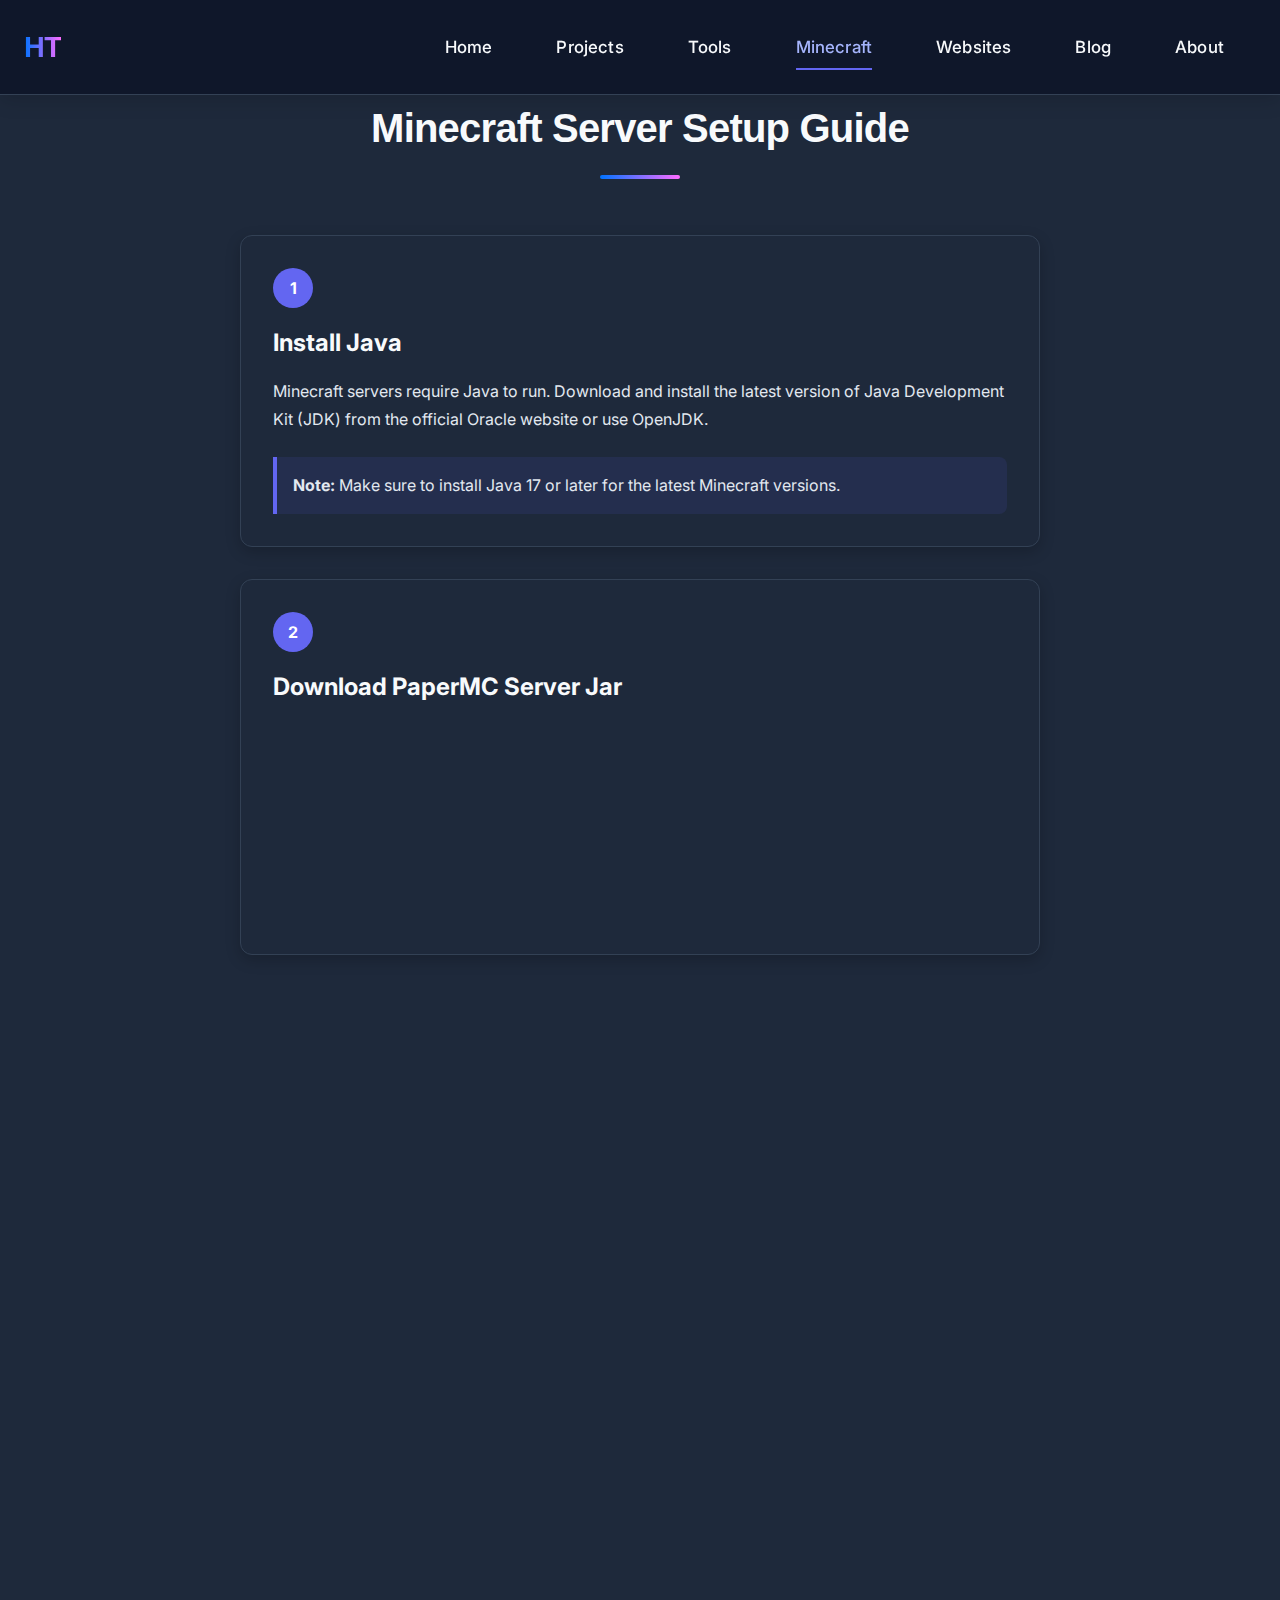
<file: minecraft.html>
<!DOCTYPE html>
<html lang="en">
<head>
    <meta charset="UTF-8">
    <meta name="viewport" content="width=device-width, initial-scale=1.0">
    <title>Minecraft Server Setup | Henry Tucker</title>
    <link rel="stylesheet" href="css/style.css">
    <link rel="stylesheet" href="https://cdnjs.cloudflare.com/ajax/libs/font-awesome/6.4.0/css/all.min.css">
    <link href="https://fonts.googleapis.com/css2?family=Inter:wght@300;400;500;600;700&display=swap" rel="stylesheet">
</head>
<body>
    <header>
        <nav class="navbar">
            <div class="nav-container">
                <div class="logo">
                    <h2>HT</h2>
                </div>
                <ul class="nav-menu">
                    <li class="nav-item">
                        <a href="index.html" class="nav-link">Home</a>
                    </li>
                    <li class="nav-item">
                        <a href="projects.html" class="nav-link">Projects</a>
                    </li>
                    <li class="nav-item">
                        <a href="tools.html" class="nav-link">Tools</a>
                    </li>
                    <li class="nav-item">
                        <a href="minecraft.html" class="nav-link active">Minecraft</a>
                    </li>
                    <li class="nav-item">
                        <a href="websites.html" class="nav-link">Websites</a>
                    </li>
                    <li class="nav-item">
                        <a href="blog.html" class="nav-link">Blog</a>
                    </li>
                    <li class="nav-item">
                        <a href="about.html" class="nav-link">About</a>
                    </li>
                </ul>
                <div class="hamburger">
                    <span class="bar"></span>
                    <span class="bar"></span>
                    <span class="bar"></span>
                </div>
            </div>
        </nav>
    </header>

    <section class="minecraft">
        <div class="container">
            <h2 class="section-title">Minecraft Server Setup Guide</h2>
            <div class="minecraft-steps">
                <!-- Step 1 -->
                <div class="minecraft-step">
                    <div class="step-number">1</div>
                    <h3 class="step-title">Install Java</h3>
                    <p class="step-description">Minecraft servers require Java to run. Download and install the latest version of Java Development Kit (JDK) from the official Oracle website or use OpenJDK.</p>
                    <div class="step-note">
                        <p><strong>Note:</strong> Make sure to install Java 17 or later for the latest Minecraft versions.</p>
                    </div>
                </div>

                <!-- Step 2 -->
                <div class="minecraft-step">
                    <div class="step-number">2</div>
                    <h3 class="step-title">Download PaperMC Server Jar</h3>
                    <p class="step-description">PaperMC is a high-performance fork of Spigot that provides better performance and more features. Visit the official PaperMC downloads page:</p>
                    <a href="https://papermc.io/downloads/paper" target="_blank" class="tool-btn" style="margin-bottom: 1rem; display: inline-block;">Download PaperMC</a>
                    <p class="step-description">Select the latest Minecraft version and download the Paper jar file.</p>
                </div>

                <!-- Step 3 -->
                <div class="minecraft-step">
                    <div class="step-number">3</div>
                    <h3 class="step-title">Create Server Directory</h3>
                    <p class="step-description">Create a new folder on your computer where you want to run the Minecraft server. For example:</p>
                    <div class="step-code">
                        C:\MinecraftServer
                    </div>
                    <p class="step-description">Place the downloaded Paper jar file in this directory.</p>
                </div>

                <!-- Step 4 -->
                <div class="minecraft-step">
                    <div class="step-number">4</div>
                    <h3 class="step-title">Create Server Startup Script</h3>
                    <p class="step-description">Create a batch file (Windows) or shell script (Mac/Linux) to easily start your server. Create a new text file called "start.bat" with the following content:</p>
                    <div class="step-code">
@echo off
java -Xmx4G -Xms4G -jar paper.jar nogui
pause
                    </div>
                    <p class="step-description">Adjust the -Xmx and -Xms values based on your available RAM. This example allocates 4GB.</p>
                </div>

                <!-- Step 5 -->
                <div class="minecraft-step">
                    <div class="step-number">5</div>
                    <h3 class="step-title">Run the Server for the First Time</h3>
                    <p class="step-description">Double-click your start.bat file to run the server. The first run will generate necessary files and create an eula.txt file.</p>
                    <div class="step-note">
                        <p><strong>Important:</strong> You'll need to edit the eula.txt file and change "eula=false" to "eula=true" to agree to the Minecraft EULA.</p>
                    </div>
                </div>

                <!-- Step 6 -->
                <div class="minecraft-step">
                    <div class="step-number">6</div>
                    <h3 class="step-title">Configure Server Settings</h3>
                    <p class="step-description">Edit the server.properties file to customize your server settings:</p>
                    <div class="step-code">
# Server Settings
server-port=25565
max-players=20
difficulty=normal
gamemode=survival
level-name=world
motd=A Minecraft Server
                    </div>
                    <p class="step-description">You can modify these and other settings to match your preferences.</p>
                </div>

                <!-- Step 7 -->
                <div class="minecraft-step">
                    <div class="step-number">7</div>
                    <h3 class="step-title">Port Forwarding (For Public Access)</h3>
                    <p class="step-description">If you want others to join your server over the internet, you'll need to set up port forwarding on your router:</p>
                    <ol style="color: var(--text-secondary); padding-left: 1.5rem; margin: 1rem 0;">
                        <li>Access your router's admin panel (usually 192.168.1.1 or 192.168.0.1)</li>
                        <li>Find the "Port Forwarding" section</li>
                        <li>Add a new rule to forward port 25565 to your computer's local IP address</li>
                    </ol>
                    <div class="step-note">
                        <p><strong>Note:</strong> The exact steps vary by router model. Check your router's manual for specific instructions.</p>
                    </div>
                </div>

                <!-- Step 8 -->
                <div class="minecraft-step">
                    <div class="step-number">8</div>
                    <h3 class="step-title">Start Playing!</h3>
                    <p class="step-description">After configuration, start your server again using the start.bat file. Players can connect using your public IP address (for internet play) or "localhost" (for local play).</p>
                    <div class="step-note">
                        <p><strong>Tip:</strong> For a smoother experience, consider installing plugins for additional features like world protection, economy systems, and more.</p>
                    </div>
                </div>
            </div>
        </div>
    </section>

    <footer>
        <div class="container">
            <p>&copy; 2025 Henry Tucker. All rights reserved.</p>
        </div>
    </footer>

    <script src="js/script.js"></script>
</body>
</html>
</file>
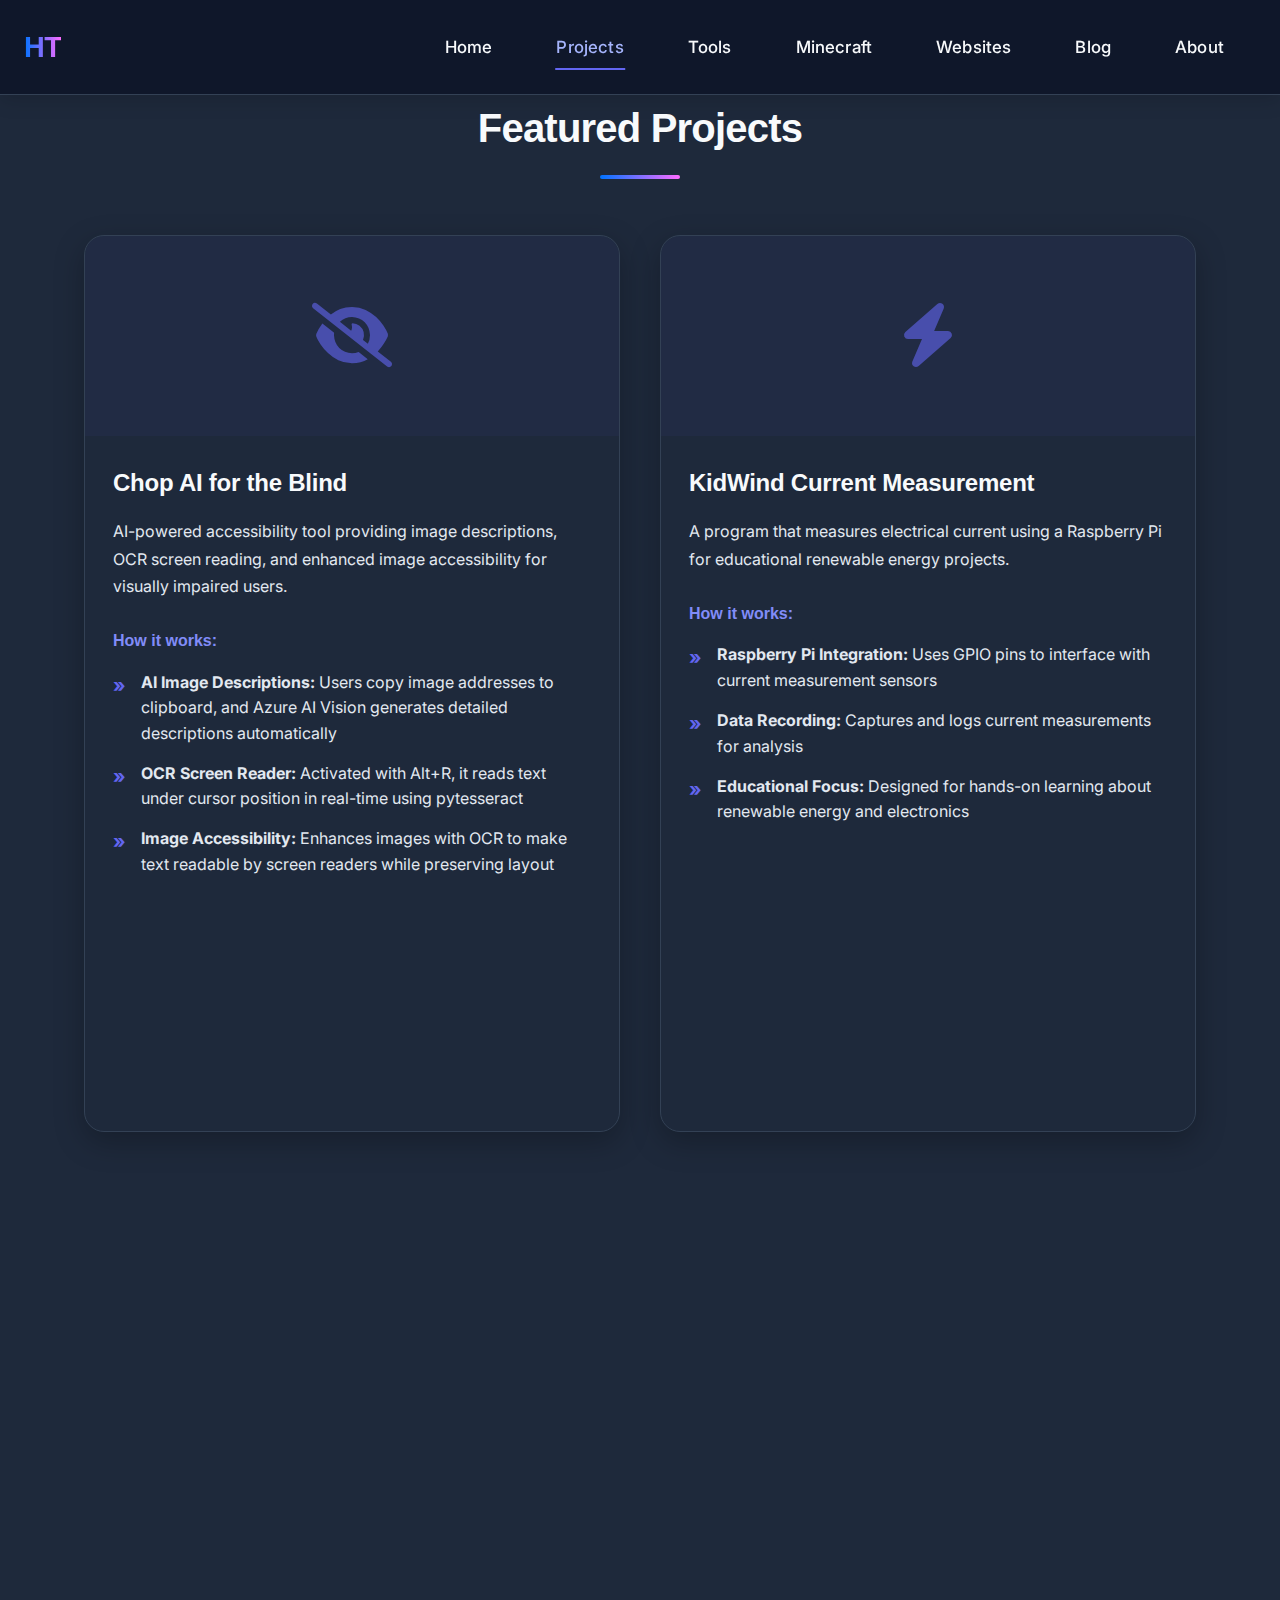
<file: projects.html>
<!DOCTYPE html>
<html lang="en">
<head>
    <meta charset="UTF-8">
    <meta name="viewport" content="width=device-width, initial-scale=1.0">
    <title>Projects | Henry Tucker</title>
    <link rel="stylesheet" href="css/style.css">
    <link rel="stylesheet" href="https://cdnjs.cloudflare.com/ajax/libs/font-awesome/6.4.0/css/all.min.css">
    <link href="https://fonts.googleapis.com/css2?family=Inter:wght@300;400;500;600;700&display=swap" rel="stylesheet">
</head>
<body>
    <header>
        <nav class="navbar">
            <div class="nav-container">
                <div class="logo">
                    <h2>HT</h2>
                </div>
                <ul class="nav-menu">
                    <li class="nav-item">
                        <a href="index.html" class="nav-link">Home</a>
                    </li>
                    <li class="nav-item">
                        <a href="projects.html" class="nav-link active">Projects</a>
                    </li>
                    <li class="nav-item">
                        <a href="tools.html" class="nav-link">Tools</a>
                    </li>
                    <li class="nav-item">
                        <a href="minecraft.html" class="nav-link">Minecraft</a>
                    </li>
                    <li class="nav-item">
                        <a href="websites.html" class="nav-link">Websites</a>
                    </li>
                    <li class="nav-item">
                        <a href="blog.html" class="nav-link">Blog</a>
                    </li>
                    <li class="nav-item">
                        <a href="about.html" class="nav-link">About</a>
                    </li>
                </ul>
                <div class="hamburger">
                    <span class="bar"></span>
                    <span class="bar"></span>
                    <span class="bar"></span>
                </div>
            </div>
        </nav>
    </header>

    <section class="projects">
        <div class="container">
            <h2 class="section-title">Featured Projects</h2>
            <div class="projects-grid">
                <!-- Project 1: Chop AI -->
                <div class="project-card">
                    <div class="project-image">
                        <div class="placeholder-image">
                            <i class="fas fa-eye-slash"></i>
                        </div>
                    </div>
                    <div class="project-content">
                        <h3 class="project-title">Chop AI for the Blind</h3>
                        <p class="project-description">AI-powered accessibility tool providing image descriptions, OCR screen reading, and enhanced image accessibility for visually impaired users.</p>
                        <div class="project-details">
                            <h4>How it works:</h4>
                            <ul>
                                <li><strong>AI Image Descriptions:</strong> Users copy image addresses to clipboard, and Azure AI Vision generates detailed descriptions automatically</li>
                                <li><strong>OCR Screen Reader:</strong> Activated with Alt+R, it reads text under cursor position in real-time using pytesseract</li>
                                <li><strong>Image Accessibility:</strong> Enhances images with OCR to make text readable by screen readers while preserving layout</li>
                            </ul>
                        </div>
                        <div class="project-tech">
                            <span class="tech-tag">Python</span>
                            <span class="tech-tag">Azure AI</span>
                            <span class="tech-tag">OCR</span>
                            <span class="tech-tag">Tesseract</span>
                        </div>
                        <div class="project-links">
                            <a href="https://github.com/exmprison/chop" target="_blank" class="btn project-btn">View on GitHub</a>
                            <a href="https://it.p5232.com/chop" target="_blank" class="btn project-btn">Project Website</a>
                        </div>
                    </div>
                </div>

                <!-- Project 2: KidWind -->
                <div class="project-card">
                    <div class="project-image">
                        <div class="placeholder-image">
                            <i class="fas fa-bolt"></i>
                        </div>
                    </div>
                    <div class="project-content">
                        <h3 class="project-title">KidWind Current Measurement</h3>
                        <p class="project-description">A program that measures electrical current using a Raspberry Pi for educational renewable energy projects.</p>
                        <div class="project-details">
                            <h4>How it works:</h4>
                            <ul>
                                <li><strong>Raspberry Pi Integration:</strong> Uses GPIO pins to interface with current measurement sensors</li>
                                <li><strong>Data Recording:</strong> Captures and logs current measurements for analysis</li>
                                <li><strong>Educational Focus:</strong> Designed for hands-on learning about renewable energy and electronics</li>
                            </ul>
                        </div>
                        <div class="project-tech">
                            <span class="tech-tag">Python</span>
                            <span class="tech-tag">Raspberry Pi</span>
                            <span class="tech-tag">GPIO</span>
                            <span class="tech-tag">Electronics</span>
                        </div>
                        <a href="https://github.com/exmprison/kid-wind" target="_blank" class="btn project-btn">View on GitHub</a>
                    </div>
                </div>

                <!-- Project 3: AI Quiz Solver -->
                <div class="project-card">
                    <div class="project-image">
                        <div class="placeholder-image">
                            <i class="fas fa-robot"></i>
                        </div>
                    </div>
                    <div class="project-content">
                        <h3 class="project-title">AI Quiz Solver</h3>
                        <p class="project-description">Chrome extension that automatically answers web quizzes using Google's Gemini AI.</p>
                        <div class="project-details">
                            <h4>How it works:</h4>
                            <ul>
                                <li><strong>Web Page Analysis:</strong> Scans web pages to identify questions and answer elements in forms</li>
                                <li><strong>AI Processing:</strong> Sends extracted content to Google's Gemini AI API for answer generation</li>
                                <li><strong>Auto-Completion:</strong> Automatically fills forms and clicks answers using content scripts</li>
                                <li><strong>Dual Models:</strong> Offers both Gemini Flash (fast) and Pro (accurate) options</li>
                            </ul>
                        </div>
                        <div class="project-tech">
                            <span class="tech-tag">JavaScript</span>
                            <span class="tech-tag">Chrome Extension</span>
                            <span class="tech-tag">Google Gemini</span>
                            <span class="tech-tag">HTML/CSS</span>
                        </div>
                        <div class="project-links">
                            <a href="https://github.com/exmprison/AI-work" target="_blank" class="btn project-btn">View on GitHub</a>
                            <a href="https://henrytucker.com/quiz" target="_blank" class="btn project-btn">Project Website</a>
                        </div>
                    </div>
                </div>
            </div>
        </div>
    </section>

    <footer>
        <div class="container">
            <p>&copy; 2025 Henry Tucker. All rights reserved.</p>
        </div>
    </footer>

    <script src="js/script.js"></script>
</body>
</html>
</file>
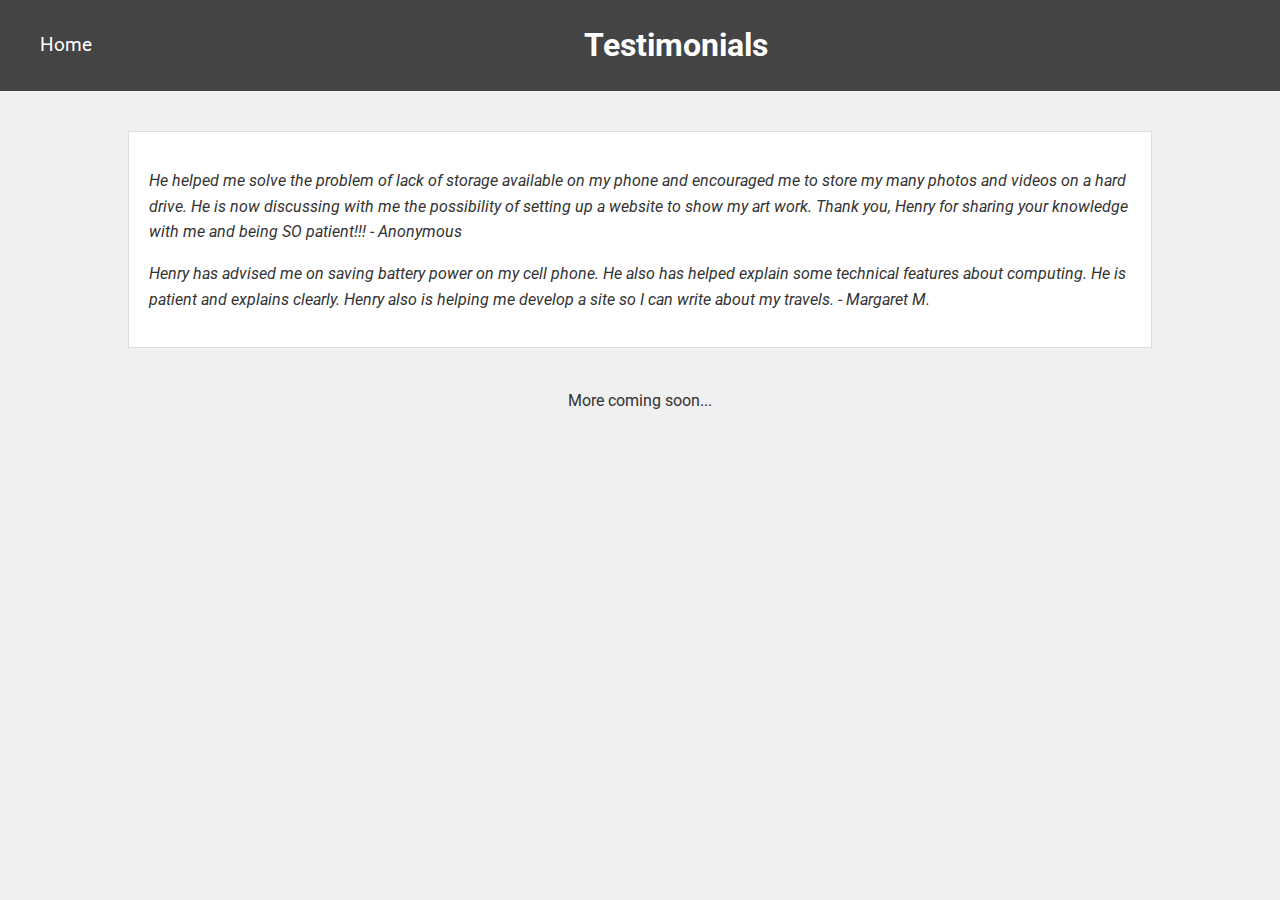
<file: tes.html>
<!DOCTYPE html>
<html lang="en">
<head>
  <meta charset="UTF-8">
  <meta name="viewport" content="width=device-width, initial-scale=1.0">
  <meta name="description" content="Testimonials from satisfied customers who received IT help from Henry.">
  <title>Testimonials - Henry's IT Help</title>

  <link rel="stylesheet" href="https://fonts.googleapis.com/css2?family=Roboto:wght@400;700&display=swap">

  <style>
    body {
      background-color: #f0f0f0;
      color: #333;
      font-family: 'Roboto', sans-serif;
      margin: 0;
      padding: 0;
      line-height: 1.6;
      text-align: center;
    }

    header {
      background-color: #444;
      color: #fff;
      padding: 20px;
      display: flex;
      justify-content: space-between;
      align-items: center;
    }

    header a {
      color: #fff;
      text-decoration: none;
      font-size: 1.2em;
      margin-left: 20px;
    }

    header h1 {
      margin: 0;
      flex-grow: 1;
      text-align: center;
    }

    .content-wrapper {
      width: 80%;
      margin: 0 auto;
      padding: 40px 0;
    }

    .testimonial-container {
      background-color: #fff;
      padding: 20px;
      border: 1px solid #ddd;
      margin-bottom: 40px;
      text-align: left;
    }

    .testimonial-container p {
      margin-bottom: 15px;
      font-style: italic;
    }

    .centered-text {
      text-align: center;
    }
  </style>
</head>
<body>
  <header>
    <a href="index.html">Home</a>
    <h1>Testimonials</h1>
  </header>
  <div class="content-wrapper">
    <div class="testimonial-container">
      <p>He helped me solve the problem of lack of storage available on my phone and encouraged me to store my many photos and videos on a hard drive. He is now discussing with me the possibility of setting up a website to show my art work. Thank you, Henry for sharing your knowledge with me and being SO patient!!! - Anonymous</p>
      <p>Henry has advised me on saving battery power on my cell phone. He also has helped explain some technical features about computing. He is patient and explains clearly. Henry also is helping me develop a site so I can write about my travels. - Margaret M.</p>
    </div>
    <p class="centered-text">More coming soon...</p>
  </div>
</body>
</html>
</file>
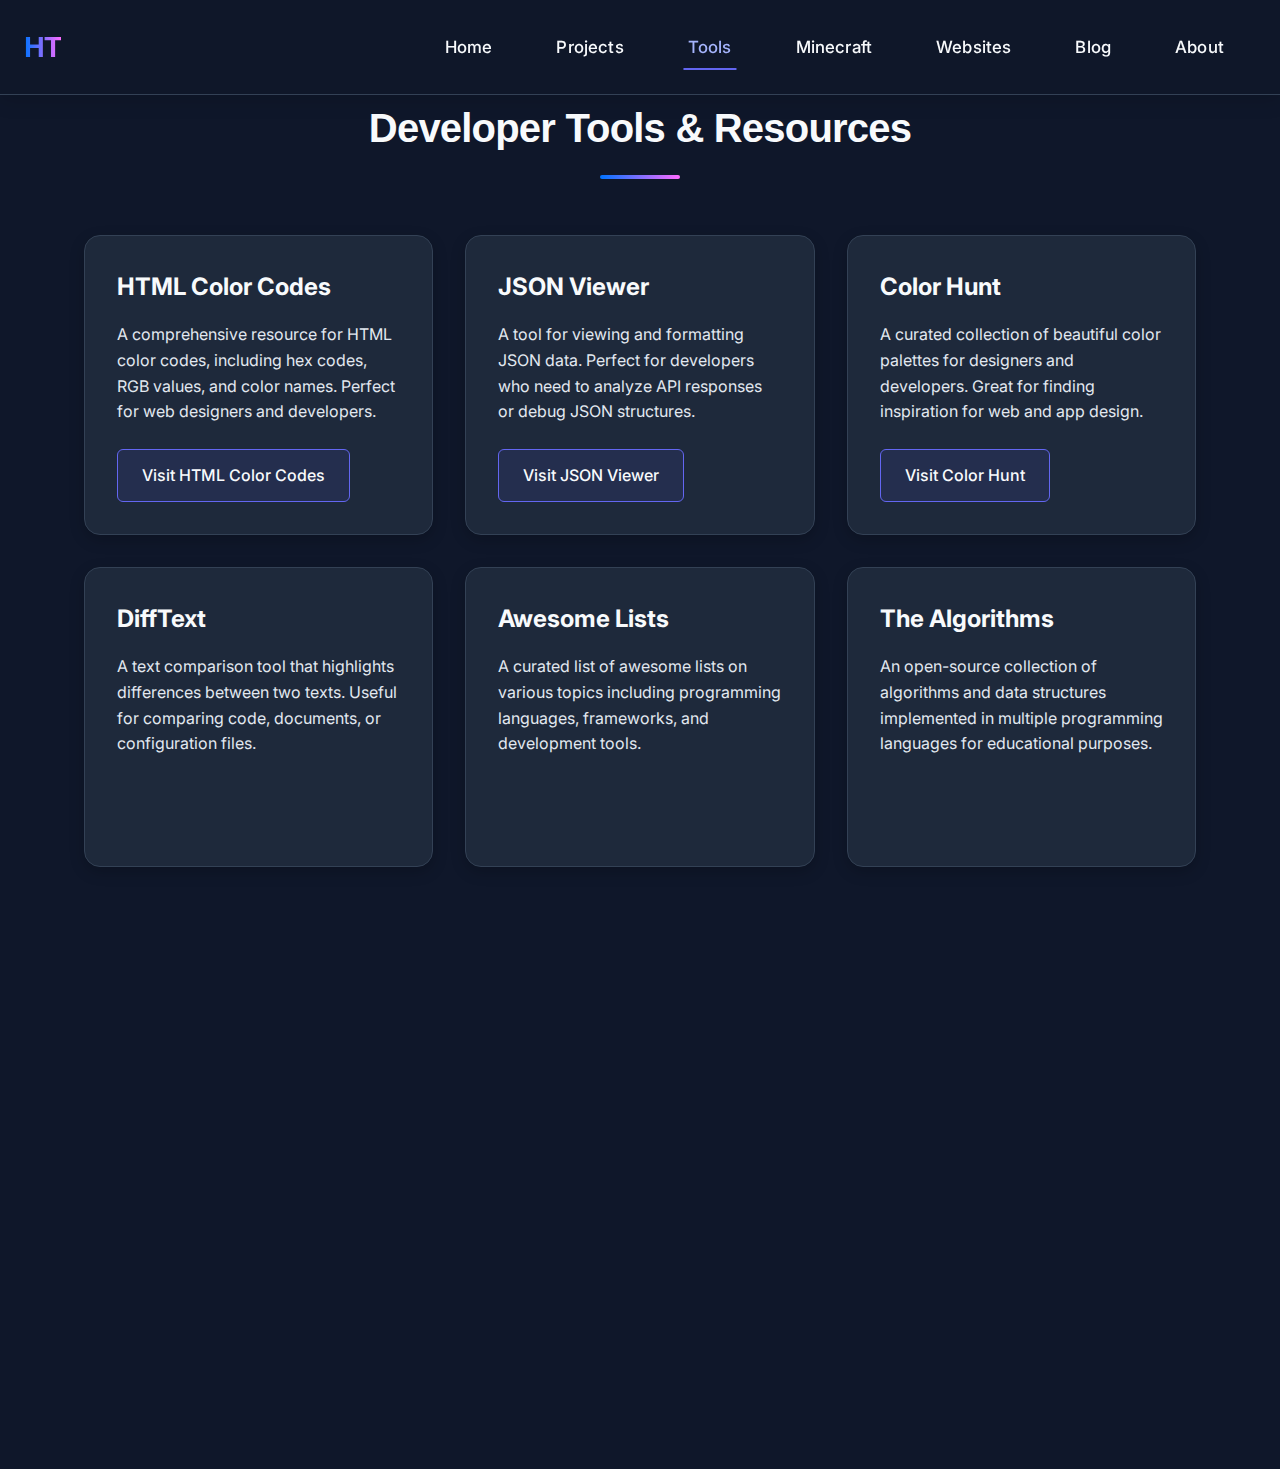
<file: tools.html>
<!DOCTYPE html>
<html lang="en">
<head>
    <meta charset="UTF-8">
    <meta name="viewport" content="width=device-width, initial-scale=1.0">
    <title>Developer Tools | Henry Tucker</title>
    <link rel="stylesheet" href="css/style.css">
    <link rel="stylesheet" href="https://cdnjs.cloudflare.com/ajax/libs/font-awesome/6.4.0/css/all.min.css">
    <link href="https://fonts.googleapis.com/css2?family=Inter:wght@300;400;500;600;700&display=swap" rel="stylesheet">
</head>
<body>
    <header>
        <nav class="navbar">
            <div class="nav-container">
                <div class="logo">
                    <h2>HT</h2>
                </div>
                <ul class="nav-menu">
                    <li class="nav-item">
                        <a href="index.html" class="nav-link">Home</a>
                    </li>
                    <li class="nav-item">
                        <a href="projects.html" class="nav-link">Projects</a>
                    </li>
                    <li class="nav-item">
                        <a href="tools.html" class="nav-link active">Tools</a>
                    </li>
                    <li class="nav-item">
                        <a href="minecraft.html" class="nav-link">Minecraft</a>
                    </li>
                    <li class="nav-item">
                        <a href="websites.html" class="nav-link">Websites</a>
                    </li>
                    <li class="nav-item">
                        <a href="blog.html" class="nav-link">Blog</a>
                    </li>
                    <li class="nav-item">
                        <a href="about.html" class="nav-link">About</a>
                    </li>
                </ul>
                <div class="hamburger">
                    <span class="bar"></span>
                    <span class="bar"></span>
                    <span class="bar"></span>
                </div>
            </div>
        </nav>
    </header>

    <section class="tools">
        <div class="container">
            <h2 class="section-title">Developer Tools & Resources</h2>
            <div class="tools-grid">
                <!-- HTML Color Codes -->
                <div class="tool-card">
                    <h3 class="tool-title">HTML Color Codes</h3>
                    <p class="tool-description">A comprehensive resource for HTML color codes, including hex codes, RGB values, and color names. Perfect for web designers and developers.</p>
                    <a href="https://htmlcolorcodes.com/" target="_blank" class="tool-btn">Visit HTML Color Codes</a>
                </div>

                <!-- JSON Viewer -->
                <div class="tool-card">
                    <h3 class="tool-title">JSON Viewer</h3>
                    <p class="tool-description">A tool for viewing and formatting JSON data. Perfect for developers who need to analyze API responses or debug JSON structures.</p>
                    <a href="https://jsonviewer.stack.hu/" target="_blank" class="tool-btn">Visit JSON Viewer</a>
                </div>

                <!-- Color Hunt -->
                <div class="tool-card">
                    <h3 class="tool-title">Color Hunt</h3>
                    <p class="tool-description">A curated collection of beautiful color palettes for designers and developers. Great for finding inspiration for web and app design.</p>
                    <a href="https://colorhunt.co/" target="_blank" class="tool-btn">Visit Color Hunt</a>
                </div>

                <!-- DiffText -->
                <div class="tool-card">
                    <h3 class="tool-title">DiffText</h3>
                    <p class="tool-description">A text comparison tool that highlights differences between two texts. Useful for comparing code, documents, or configuration files.</p>
                    <a href="https://difftext.com/" target="_blank" class="tool-btn">Visit DiffText</a>
                </div>

                <!-- Awesome Lists -->
                <div class="tool-card">
                    <h3 class="tool-title">Awesome Lists</h3>
                    <p class="tool-description">A curated list of awesome lists on various topics including programming languages, frameworks, and development tools.</p>
                    <a href="https://github.com/sindresorhus/awesome" target="_blank" class="tool-btn">Visit Awesome Lists</a>
                </div>

                <!-- The Algorithms -->
                <div class="tool-card">
                    <h3 class="tool-title">The Algorithms</h3>
                    <p class="tool-description">An open-source collection of algorithms and data structures implemented in multiple programming languages for educational purposes.</p>
                    <a href="https://github.com/thealgorithms" target="_blank" class="tool-btn">Visit The Algorithms</a>
                </div>

                <!-- Build Your Own X -->
                <div class="tool-card">
                    <h3 class="tool-title">Build Your Own X</h3>
                    <p class="tool-description">A repository of tutorials for building your own versions of popular technologies like databases, operating systems, and more.</p>
                    <a href="https://github.com/codecrafters-io/build-your-own-x" target="_blank" class="tool-btn">Visit Build Your Own X</a>
                </div>

                <!-- Public APIs -->
                <div class="tool-card">
                    <h3 class="tool-title">Public APIs</h3>
                    <p class="tool-description">A collective list of free APIs for use in software and web development. Great for finding data sources for your projects.</p>
                    <a href="https://github.com/public-apis/public-apis" target="_blank" class="tool-btn">Visit Public APIs</a>
                </div>

                <!-- Open Source Alternatives -->
                <div class="tool-card">
                    <h3 class="tool-title">Open Source Alternatives</h3>
                    <p class="tool-description">A list of open-source alternatives to proprietary software and SaaS products. Save money and maintain control of your data.</p>
                    <a href="https://github.com/btw-so/open-source-alternatives" target="_blank" class="tool-btn">Visit OS Alternatives</a>
                </div>
            </div>
        </div>
    </section>

    <footer>
        <div class="container">
            <p>&copy; 2025 Henry Tucker. All rights reserved.</p>
        </div>
    </footer>

    <script src="js/script.js"></script>
</body>
</html>
</file>
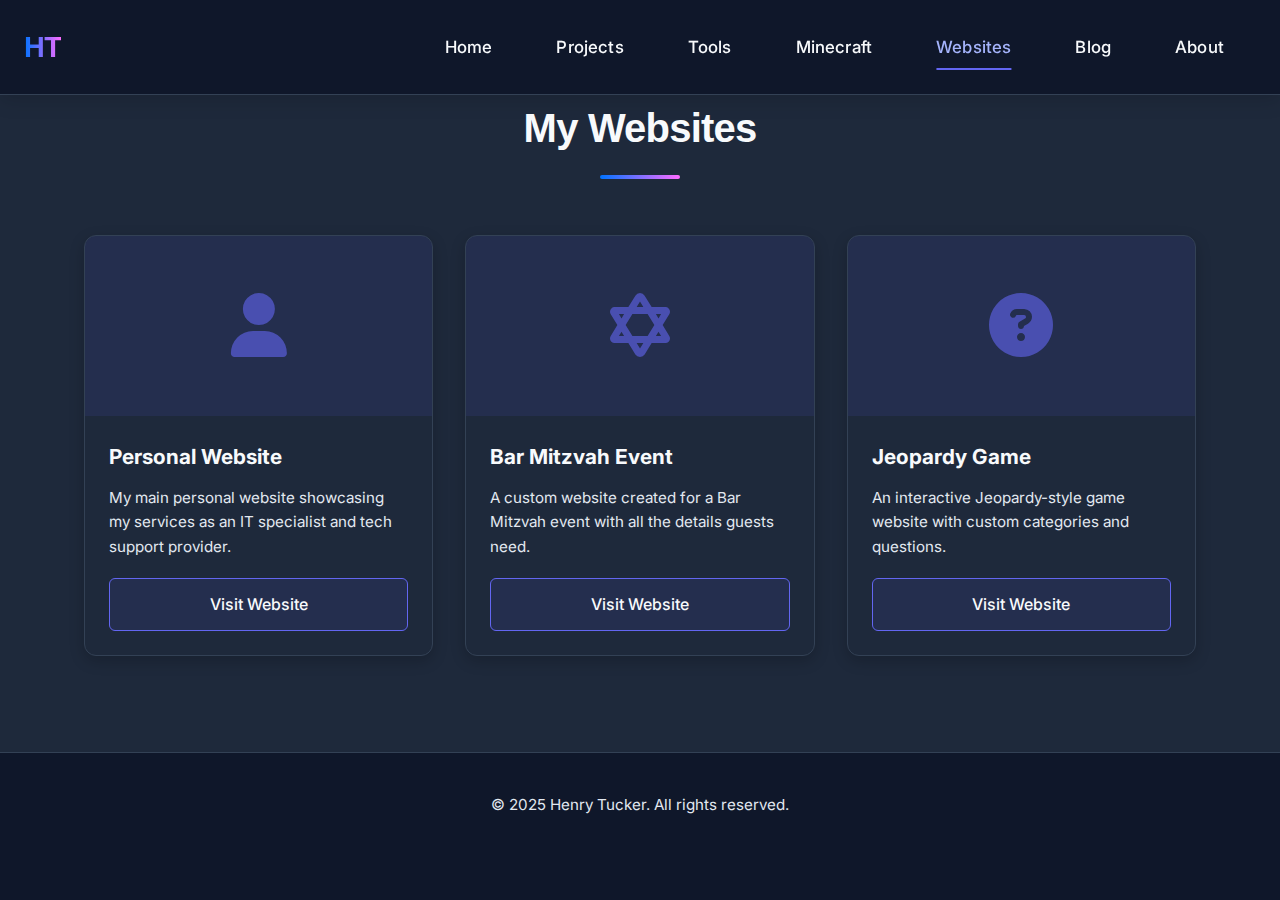
<file: websites.html>
<!DOCTYPE html>
<html lang="en">
<head>
    <meta charset="UTF-8">
    <meta name="viewport" content="width=device-width, initial-scale=1.0">
    <title>Websites | Henry Tucker</title>
    <link rel="stylesheet" href="css/style.css">
    <link rel="stylesheet" href="https://cdnjs.cloudflare.com/ajax/libs/font-awesome/6.4.0/css/all.min.css">
    <link href="https://fonts.googleapis.com/css2?family=Inter:wght@300;400;500;600;700&display=swap" rel="stylesheet">
</head>
<body>
    <header>
        <nav class="navbar">
            <div class="nav-container">
                <div class="logo">
                    <h2>HT</h2>
                </div>
                <ul class="nav-menu">
                    <li class="nav-item">
                        <a href="index.html" class="nav-link">Home</a>
                    </li>
                    <li class="nav-item">
                        <a href="projects.html" class="nav-link">Projects</a>
                    </li>
                    <li class="nav-item">
                        <a href="tools.html" class="nav-link">Tools</a>
                    </li>
                    <li class="nav-item">
                        <a href="minecraft.html" class="nav-link">Minecraft</a>
                    </li>
                    <li class="nav-item">
                        <a href="websites.html" class="nav-link active">Websites</a>
                    </li>
                    <li class="nav-item">
                        <a href="blog.html" class="nav-link">Blog</a>
                    </li>
                    <li class="nav-item">
                        <a href="about.html" class="nav-link">About</a>
                    </li>
                </ul>
                <div class="hamburger">
                    <span class="bar"></span>
                    <span class="bar"></span>
                    <span class="bar"></span>
                </div>
            </div>
        </nav>
    </header>

    <section class="websites">
        <div class="container">
            <h2 class="section-title">My Websites</h2>
            <div class="websites-grid">
                <!-- Personal Website -->
                <div class="website-card">
                    <div class="website-image">
                        <div class="placeholder-image">
                            <i class="fas fa-user"></i>
                        </div>
                    </div>
                    <div class="website-content">
                        <h3 class="website-title">Personal Website</h3>
                        <p class="website-description">My main personal website showcasing my services as an IT specialist and tech support provider.</p>
                        <a href="https://henrytucker.com" target="_blank" class="website-btn">Visit Website</a>
                    </div>
                </div>

                <!-- Bar Mitzvah Website -->
                <div class="website-card">
                    <div class="website-image">
                        <div class="placeholder-image">
                            <i class="fas fa-star-of-david"></i>
                        </div>
                    </div>
                    <div class="website-content">
                        <h3 class="website-title">Bar Mitzvah Event</h3>
                        <p class="website-description">A custom website created for a Bar Mitzvah event with all the details guests need.</p>
                        <a href="https://henrytucker.com/barl" target="_blank" class="website-btn">Visit Website</a>
                    </div>
                </div>

                <!-- Jeopardy Website -->
                <div class="website-card">
                    <div class="website-image">
                        <div class="placeholder-image">
                            <i class="fas fa-question-circle"></i>
                        </div>
                    </div>
                    <div class="website-content">
                        <h3 class="website-title">Jeopardy Game</h3>
                        <p class="website-description">An interactive Jeopardy-style game website with custom categories and questions.</p>
                        <a href="https://henrytucker.com/jeopardy" target="_blank" class="website-btn">Visit Website</a>
                    </div>
                </div>
            </div>
        </div>
    </section>

    <footer>
        <div class="container">
            <p>&copy; 2025 Henry Tucker. All rights reserved.</p>
        </div>
    </footer>

    <script src="js/script.js"></script>
</body>
</html>
</file>
<file: css/style.css>
/* Global Styles */
:root {
  --primary-dark: #0f172a;
  --secondary-dark: #1e293b;
  --accent-color: #6366f1;
  --accent-light: #818cf8;
  --accent-bright: #a5b4fc;
  --title-gradient-1: #0073FF;
  --title-gradient-2: #ff6bff;
  --text-primary: #f8fafc;
  --text-secondary: #e2e8f0;
  --text-tertiary: #cbd5e1;
  --border-color: #334155;
  --card-bg: #1e293b;
  --transition: all 0.3s ease;
  --text-light-gray: #C5C6D0;
}

* {
  margin: 0;
  padding: 0;
  box-sizing: border-box;
}

body {
  font-family: 'Inter', sans-serif;
  background-color: var(--primary-dark);
  color: var(--text-primary);
  line-height: 1.6;
  overflow-x: hidden;
  font-feature-settings: "liga" 1, "kern" 1;
  -webkit-font-smoothing: antialiased;
  -moz-osx-font-smoothing: grayscale;
}

.container {
  width: 90%;
  max-width: 1200px;
  margin: 0 auto;
  padding: 0 20px;
}

.btn {
  display: inline-block;
  padding: 14px 28px;
  border-radius: 10px;
  text-decoration: none;
  font-weight: 600;
  transition: all 0.4s cubic-bezier(0.2, 0.8, 0.2, 1);
  border: none;
  cursor: pointer;
  font-size: 16px;
  text-align: center;
  position: relative;
  overflow: hidden;
  z-index: 1;
  letter-spacing: 0.02em;
  font-family: 'Inter', sans-serif;
  box-shadow: 0 4px 6px rgba(0, 0, 0, 0.1);
}

/* Enhanced glow effect for accent elements */
.btn.primary {
  background-color: var(--accent-color);
  color: white;
  box-shadow: 0 4px 12px rgba(99, 102, 241, 0.3), 0 0 0 1px rgba(99, 102, 241, 0.2);
  animation: subtlePulse 3s infinite;
  position: relative;
}

.btn.primary::after {
  content: '';
  position: absolute;
  top: -2px;
  left: -2px;
  right: -2px;
  bottom: -2px;
  background: linear-gradient(45deg, var(--accent-color), var(--accent-light));
  border-radius: 12px;
  z-index: -1;
  opacity: 0;
  transition: opacity 0.3s ease;
}

.btn.primary:hover::after {
  opacity: 0.7;
}

@keyframes subtlePulse {
  0% {
    box-shadow: 0 4px 12px rgba(99, 102, 241, 0.3);
  }
  50% {
    box-shadow: 0 4px 15px rgba(99, 102, 241, 0.4);
  }
  100% {
    box-shadow: 0 4px 12px rgba(99, 102, 241, 0.3);
  }
}

.btn.primary:hover {
  background-color: var(--accent-bright);
  transform: translateY(-4px);
  box-shadow: 0 12px 25px rgba(99, 102, 241, 0.5);
  animation: none;
}

.btn.primary::before {
  content: '';
  position: absolute;
  top: 0;
  left: 0;
  width: 100%;
  height: 100%;
  background: linear-gradient(120deg, transparent, rgba(255, 255, 255, 0.2), transparent);
  transform: translateX(-100%);
  transition: transform 0.6s ease;
  z-index: -1;
}

.btn.primary:hover::before {
  transform: translateX(100%);
}

.btn.secondary {
  background-color: transparent;
  color: var(--text-primary);
  border: 2px solid var(--border-color);
  box-shadow: 0 2px 6px rgba(0, 0, 0, 0.1);
}

.btn.secondary:hover {
  background-color: rgba(255, 255, 255, 0.08);
  color: var(--accent-bright);
  transform: translateY(-4px);
  box-shadow: 0 8px 20px rgba(0, 0, 0, 0.25);
  border-color: var(--accent-color);
}

.section-title {
  font-family: 'Poppins', sans-serif;
  font-size: 2.5rem;
  text-align: center;
  margin-bottom: 3.5rem;
  position: relative;
  color: var(--text-primary);
  font-weight: 700;
  opacity: 0;
  transform: translateY(30px);
  transition: opacity 0.6s ease, transform 0.6s ease;
  letter-spacing: -0.02em;
}

.cta-section .section-title {
  color: rgba(255, 255, 255, 1);
  font-size: 3rem;
  font-weight: 800;
  text-shadow: 0 4px 8px rgba(0, 0, 0, 0.3);
  margin-bottom: 2rem;
  position: relative;
  z-index: 2;
}

.cta-section .section-title::after {
  background: linear-gradient(to right, rgba(255, 255, 255, 0.8), rgba(255, 255, 255, 0.95), rgba(255, 255, 255, 0.8));
  box-shadow: 0 2px 8px rgba(0, 0, 0, 0.2);
}

.section-title.animate {
  opacity: 1;
  transform: translateY(0);
}

.section-title::after {
  content: '';
  display: block;
  width: 80px;
  height: 4px;
  background: linear-gradient(to right, var(--title-gradient-1), var(--title-gradient-2));
  margin: 15px auto;
  border-radius: 2px;
}

/* Navigation */
.navbar {
  background-color: rgba(15, 23, 42, 0.95);
  backdrop-filter: blur(15px);
  position: fixed;
  top: 0;
  width: 100%;
  z-index: 1000;
  border-bottom: 1px solid var(--border-color);
  box-shadow: 0 4px 20px rgba(0, 0, 0, 0.15);
  transition: all 0.3s ease;
}

.navbar:hover {
  background-color: rgba(15, 23, 42, 0.98);
}

.nav-container {
  display: flex;
  justify-content: space-between;
  align-items: center;
  padding: 1.5rem 2rem;
  max-width: 1400px;
  margin: 0 auto;
  padding-left: 1.5rem;
  padding-right: 1.5rem;
}

.logo {
  position: relative;
  transition: transform 0.2s ease;
}

.logo h2 {
  font-family: 'Poppins', sans-serif;
  color: var(--accent-color);
  font-size: 1.8rem;
  font-weight: 700;
  cursor: default;
  user-select: none;
  background: linear-gradient(to right, var(--title-gradient-1), var(--title-gradient-2));
  -webkit-background-clip: text;
  background-clip: text;
  color: transparent;
  letter-spacing: -0.02em;
}

.nav-menu {
  display: flex;
  list-style: none;
  margin: 0;
  padding: 0;
}

.nav-item {
  margin: 0 1rem;
}

.nav-link {
  font-family: 'Inter', sans-serif;
  color: var(--text-primary);
  text-decoration: none;
  font-weight: 500;
  transition: var(--transition);
  padding: 0.5rem 1rem;
  border-radius: 4px;
  position: relative;
  font-size: 1.05rem;
  transition: all 0.3s ease;
  letter-spacing: 0.01em;
}

.nav-link:hover {
  color: var(--accent-bright);
  transform: translateY(-2px);
  text-shadow: 0 0 8px rgba(129, 140, 248, 0.4);
}

.nav-link::after {
  content: '';
  position: absolute;
  bottom: -5px;
  left: 50%;
  width: 0;
  height: 2px;
  background-color: var(--accent-color);
  transition: var(--transition);
  transform: translateX(-50%);
}

.nav-link:hover::after {
  width: 70%;
}

.nav-link.active {
  color: var(--accent-bright);
}

.nav-link.active::after {
  width: 70%;
  background-color: var(--accent-color);
}

.hamburger {
  display: none;
  flex-direction: column;
  cursor: pointer;
}

.bar {
  width: 25px;
  height: 3px;
  background-color: var(--text-primary);
  margin: 3px 0;
  transition: var(--transition);
  border-radius: 2px;
}

/* Hero Section */
.hero {
  height: 100vh;
  display: flex;
  align-items: center;
  justify-content: center;
  text-align: center;
  position: relative;
  overflow: hidden;
}

.hero-banner {
  position: absolute;
  top: 0;
  left: 0;
  width: 100%;
  height: 100%;
  object-fit: cover;
  z-index: -2;
  animation: subtleZoom 40s infinite alternate;
  opacity: 0.85;
  filter: blur(1px);
}

@keyframes subtleZoom {
  0% {
    transform: scale(1);
  }
  100% {
    transform: scale(1.03);
  }
}

.hero::before {
  content: '';
  position: absolute;
  top: 0;
  left: 0;
  width: 100%;
  height: 100%;
  background: rgba(15, 23, 42, 0.7);
  z-index: -1;
  backdrop-filter: blur(2px);
}

.hero::before {
  content: '';
  position: absolute;
  top: 0;
  left: 0;
  width: 100%;
  height: 100%;
  background: rgba(15, 23, 42, 0.85);
  z-index: -1;
}

.hero-container {
  max-width: 800px;
  padding: 2rem;
  position: relative;
  z-index: 2;
  padding-top: 4rem;
  padding-bottom: 4rem;
}

.hero-title {
  font-family: 'Poppins', sans-serif;
  font-size: 4rem;
  margin-bottom: 1.5rem;
  background: linear-gradient(to right, var(--title-gradient-1), var(--title-gradient-2));
  -webkit-background-clip: text;
  background-clip: text;
  color: transparent;
  opacity: 1;
  transform: translateY(0);
  font-weight: 800;
  position: relative;
  display: inline-block;
  letter-spacing: -0.03em;
  overflow: hidden;
}

/* Typewriter Effect */
.typewriter {
  overflow: hidden;
  border-right: 3px solid #3b82f6;
  white-space: nowrap;
  margin: 0 auto;
  letter-spacing: 0.1em;
  animation: typing 3s steps(12, end) 0.5s forwards, blink-caret 1s step-end infinite 3.5s;
  width: 0;
  background: linear-gradient(to right, var(--title-gradient-1), var(--title-gradient-2));
  -webkit-background-clip: text;
  background-clip: text;
  color: transparent;
}

@keyframes typing {
  from {
    width: 0;
  }
  to {
    width: 100%;
  }
}

@keyframes blink-caret {
  from, to {
    border-color: transparent;
  }
  50% {
    border-color: #3b82f6;
  }
}

.typewriter-complete {
  border-right: none;
  animation: none;
  width: 100%;
  background: linear-gradient(to right, var(--title-gradient-1), var(--title-gradient-2));
  -webkit-background-clip: text;
  background-clip: text;
  color: transparent;
}

.animated-text::after {
  content: '';
  position: absolute;
  bottom: -10px;
  left: 0;
  width: 100%;
  height: 4px;
  background: linear-gradient(to right, var(--title-gradient-1), var(--title-gradient-2));
  transform: scaleX(0);
  transform-origin: left;
  animation: textLineAnimation 1s 4s forwards cubic-bezier(0.2, 0.8, 0.2, 1);
  border-radius: 2px;
}

@keyframes textLineAnimation {
  0% {
    transform: scaleX(0);
  }
  100% {
    transform: scaleX(1);
  }
}

.hero-title.animate {
  opacity: 1;
  transform: translateY(0);
}

.hero-subtitle {
  font-family: 'Inter', sans-serif;
  font-size: 1.5rem;
  color: var(--text-light-gray);
  margin-bottom: 2rem;
  font-weight: 400;
  opacity: 0;
  transform: translateY(30px);
  transition: all 0.8s cubic-bezier(0.2, 0.8, 0.2, 1);
  letter-spacing: 0.01em;
}

.hero-subtitle.animate {
  opacity: 1;
  transform: translateY(0);
}

.hero-description {
  font-family: 'Inter', sans-serif;
  font-size: 1.1rem;
  color: var(--text-secondary);
  margin-bottom: 2.5rem;
  max-width: 650px;
  margin-left: auto;
  margin-right: auto;
  opacity: 0;
  transform: translateY(30px);
  transition: all 0.8s cubic-bezier(0.2, 0.8, 0.2, 1);
  line-height: 1.7;
}

.hero-description.animate {
  opacity: 1;
  transform: translateY(0);
}

.hero-buttons {
  display: flex;
  justify-content: center;
  gap: 1.5rem;
  flex-wrap: wrap;
  opacity: 0;
  transform: translateY(30px);
  transition: all 0.8s cubic-bezier(0.2, 0.8, 0.2, 1);
}

.hero-buttons.animate {
  opacity: 1;
  transform: translateY(0);
}

/* Particles effect */
.particles {
  position: absolute;
  top: 0;
  left: 0;
  width: 100%;
  height: 100%;
  z-index: 1;
  overflow: hidden;
  opacity: 0.4;
}

.particle {
  position: absolute;
  border-radius: 50%;
  background: rgba(99, 102, 241, 0.3);
  animation: float 25s infinite linear;
}

.particle:nth-child(1) {
  width: 4px;
  height: 4px;
  left: 10%;
  animation-delay: 0s;
  animation-duration: 20s;
}

.particle:nth-child(2) {
  width: 6px;
  height: 6px;
  left: 20%;
  animation-delay: 2s;
  animation-duration: 25s;
}

.particle:nth-child(3) {
  width: 3px;
  height: 3px;
  left: 70%;
  animation-delay: 4s;
  animation-duration: 22s;
}

.particle:nth-child(4) {
  width: 5px;
  height: 5px;
  left: 80%;
  animation-delay: 6s;
  animation-duration: 28s;
}

.particle:nth-child(5) {
  width: 4px;
  height: 4px;
  left: 40%;
  animation-delay: 8s;
  animation-duration: 24s;
}

@keyframes float {
  0% {
    transform: translateY(100vh) translateX(0) rotate(0deg);
    opacity: 0;
  }
  10% {
    opacity: 0.7;
  }
  90% {
    opacity: 0.7;
  }
  100% {
    transform: translateY(-10vh) translateX(50px) rotate(360deg);
    opacity: 0;
  }
}

/* Featured Section */
.featured-section {
  padding: 6rem 0;
  background-color: var(--secondary-dark);
  position: relative;
  overflow: hidden;
}

.featured-section::before {
  content: '';
  position: absolute;
  top: 0;
  left: 0;
  width: 100%;
  height: 100%;
  background: radial-gradient(circle at 20% 80%, rgba(99, 102, 241, 0.05) 0%, transparent 50%),
              radial-gradient(circle at 80% 20%, rgba(129, 140, 248, 0.05) 0%, transparent 50%);
  z-index: 0;
  pointer-events: none;
}

.feature-row {
  display: grid;
  grid-template-columns: 1fr 1fr;
  gap: 3rem;
  align-items: center;
  margin-bottom: 5rem;
  opacity: 0;
  transform: translateY(50px);
  transition: opacity 0.8s ease, transform 0.8s ease;
  position: relative;
  padding: 3rem;
  border-radius: 20px;
  backdrop-filter: blur(15px);
  border: 1px solid rgba(99, 102, 241, 0.1);
  z-index: 1;
}

.feature-row::before {
  content: '';
  position: absolute;
  top: 0;
  left: 0;
  right: 0;
  bottom: 0;
  background: linear-gradient(135deg, rgba(99, 102, 241, 0.03), rgba(129, 140, 248, 0.03));
  border-radius: 20px;
  z-index: -1;
  backdrop-filter: blur(10px);
  transition: all 0.3s ease;
}

.feature-row:hover::before {
  background: linear-gradient(135deg, rgba(99, 102, 241, 0.06), rgba(129, 140, 248, 0.06));
}

.feature-row.animate {
  opacity: 1;
  transform: translateY(0);
}

.feature-row.reverse {
  direction: rtl;
}

.feature-row.reverse .feature-content,
.feature-row.reverse .feature-image {
  direction: ltr;
}

.feature-content {
  padding: 2rem;
}

.feature-title {
  font-family: 'Poppins', sans-serif;
  font-size: 2rem;
  margin-bottom: 1.5rem;
  color: var(--text-primary);
  font-weight: 700;
  opacity: 0;
  transform: translateY(20px);
  transition: opacity 0.6s ease, transform 0.6s ease;
  letter-spacing: -0.01em;
}

.feature-title.animate {
  opacity: 1;
  transform: translateY(0);
}

.feature-description {
  font-family: 'Inter', sans-serif;
  font-size: 1.1rem;
  color: var(--text-secondary);
  margin-bottom: 1.75rem;
  line-height: 1.7;
  opacity: 0;
  transform: translateY(20px);
  transition: opacity 0.6s ease, transform 0.6s ease 0.1s;
  max-width: 90%;
}

.feature-description.animate {
  opacity: 1;
  transform: translateY(0);
}

.feature-details ul {
  list-style-type: none;
  margin-bottom: 2rem;
  opacity: 0;
  transform: translateY(20px);
  transition: opacity 0.6s ease, transform 0.6s ease 0.2s;
}

.feature-details ul.animate {
  opacity: 1;
  transform: translateY(0);
}

.feature-details li {
  margin-bottom: 1.25rem;
  padding-left: 1.75rem;
  position: relative;
  color: var(--text-secondary);
  font-family: 'Inter', sans-serif;
}

.feature-details li::before {
  content: '»';
  position: absolute;
  left: 0;
  color: var(--accent-color);
  font-weight: bold;
  font-size: 1.2rem;
}

.feature-buttons {
  display: flex;
  gap: 1.25rem;
  flex-wrap: wrap;
  opacity: 0;
  transform: translateY(20px);
  transition: opacity 0.6s ease, transform 0.6s ease 0.3s;
}

.feature-buttons.animate {
  opacity: 1;
  transform: translateY(0);
}

.feature-image {
  display: flex;
  align-items: center;
  justify-content: center;
  opacity: 0;
  transform: translateY(30px);
  transition: opacity 0.8s ease, transform 0.8s ease;
}

.feature-image.animate {
  opacity: 1;
  transform: translateY(0);
}

.image-placeholder {
  width: 100%;
  height: 300px;
  background-color: rgba(99, 102, 241, 0.05);
  border-radius: 20px;
  display: flex;
  align-items: center;
  justify-content: center;
  font-size: 5rem;
  color: var(--accent-color);
  opacity: 0.7;
  transition: all 0.4s cubic-bezier(0.2, 0.8, 0.2, 1);
  overflow: hidden;
  border: 1px solid var(--border-color);
  box-shadow: 0 15px 35px rgba(0, 0, 0, 0.2);
}

.feature-img {
  width: 100%;
  height: 100%;
  object-fit: cover;
  border-radius: 20px;
  transition: transform 0.4s cubic-bezier(0.2, 0.8, 0.2, 1);
}

.feature-image:hover .feature-img {
  transform: scale(1.05);
}

/* CTA Section */
.cta-section {
  padding: 8rem 0;
  background: linear-gradient(135deg, #3b82f6 0%, #6366f1 35%, #8b5cf6 70%, #a78bfa 100%);
  text-align: center;
  position: relative;
  overflow: hidden;
}

.cta-section::before {
  content: '';
  position: absolute;
  top: 0;
  left: 0;
  width: 100%;
  height: 100%;
  background: radial-gradient(circle at 30% 20%, rgba(59, 130, 246, 0.3) 0%, transparent 40%),
              radial-gradient(circle at 80% 80%, rgba(167, 139, 250, 0.3) 0%, transparent 40%),
              radial-gradient(circle at 40% 70%, rgba(99, 102, 241, 0.2) 0%, transparent 30%);
  animation: gradientShift 8s ease-in-out infinite;
}

@keyframes gradientShift {
  0%, 100% {
    opacity: 0.7;
    transform: scale(1);
  }
  50% {
    opacity: 1;
    transform: scale(1.05);
  }
}

.cta-section::after {
  content: '';
  position: absolute;
  top: 0;
  left: 0;
  width: 100%;
  height: 2px;
  background: linear-gradient(to right, transparent, rgba(255, 255, 255, 0.6), transparent);
  opacity: 0.8;
}

.cta-description {
  font-family: 'Inter', sans-serif;
  font-size: 1.2rem;
  color: rgba(255, 255, 255, 0.95);
  max-width: 750px;
  margin: 0 auto 3.5rem;
  line-height: 1.7;
  opacity: 0;
  transform: translateY(30px);
  transition: opacity 0.6s ease, transform 0.6s ease;
  position: relative;
  z-index: 2;
  text-shadow: 0 2px 4px rgba(0, 0, 0, 0.3);
  font-weight: 400;
}

.cta-description.animate {
  opacity: 1;
  transform: translateY(0);
}

.cta-buttons {
  display: flex;
  justify-content: center;
  gap: 2rem;
  flex-wrap: wrap;
  opacity: 0;
  transform: translateY(30px);
  transition: opacity 0.6s ease, transform 0.6s ease 0.2s;
  position: relative;
  z-index: 2;
}

.cta-section .btn.primary {
  background: rgba(255, 255, 255, 0.95);
  color: #3b82f6;
  font-weight: 600;
  box-shadow: 0 8px 25px rgba(0, 0, 0, 0.3);
  border: 2px solid rgba(255, 255, 255, 0.9);
  backdrop-filter: blur(10px);
}

.cta-section .btn.primary:hover {
  background: rgba(255, 255, 255, 1);
  color: #1e40af;
  transform: translateY(-4px);
  box-shadow: 0 12px 30px rgba(0, 0, 0, 0.4);
}

.cta-section .btn.secondary {
  background: rgba(255, 255, 255, 0.1);
  color: rgba(255, 255, 255, 0.95);
  border: 2px solid rgba(255, 255, 255, 0.4);
  backdrop-filter: blur(10px);
  box-shadow: 0 8px 25px rgba(0, 0, 0, 0.2);
}

.cta-section .btn.secondary:hover {
  background: rgba(255, 255, 255, 0.2);
  border-color: rgba(255, 255, 255, 0.7);
  color: rgba(255, 255, 255, 1);
  transform: translateY(-4px);
  box-shadow: 0 12px 30px rgba(0, 0, 0, 0.3);
}

.cta-buttons.animate {
  opacity: 1;
  transform: translateY(0);
}

/* Projects Section */
.projects {
  padding: 6rem 0;
  background-color: var(--secondary-dark);
}

.projects-grid {
  display: grid;
  grid-template-columns: repeat(auto-fit, minmax(350px, 1fr));
  gap: 2.5rem;
}

.project-card {
  background-color: var(--card-bg);
  border-radius: 20px;
  overflow: hidden;
  transition: all 0.4s cubic-bezier(0.2, 0.8, 0.2, 1);
  border: 1px solid var(--border-color);
  box-shadow: 0 10px 30px rgba(0, 0, 0, 0.25);
  opacity: 0;
  transform: translateY(50px);
  transition: opacity 0.6s ease, transform 0.6s ease, all 0.4s cubic-bezier(0.2, 0.8, 0.2, 1);
  position: relative;
  z-index: 1;
}

.project-card::before {
  content: '';
  position: absolute;
  top: -2px;
  left: -2px;
  right: -2px;
  bottom: -2px;
  background: linear-gradient(45deg, var(--accent-color), var(--accent-bright));
  border-radius: 18px;
  z-index: -1;
  opacity: 0;
  transition: opacity 0.3s ease;
}

.project-card:hover::before {
  opacity: 0.7;
}

.project-card:hover {
  transform: translateY(-12px);
  box-shadow: 0 25px 50px rgba(0, 0, 0, 0.4);
}

.project-card.animate {
  opacity: 1;
  transform: translateY(0);
}

.project-image {
  height: 200px;
  background-color: rgba(99, 102, 241, 0.05);
  display: flex;
  align-items: center;
  justify-content: center;
}

.placeholder-image {
  font-size: 4rem;
  color: var(--accent-color);
  opacity: 0.6;
}

.project-content {
  padding: 1.75rem;
}

.project-title {
  font-family: 'Poppins', sans-serif;
  font-size: 1.5rem;
  margin-bottom: 1rem;
  color: var(--text-primary);
  font-weight: 700;
  opacity: 0;
  transform: translateY(15px);
  transition: opacity 0.5s ease, transform 0.5s ease;
  letter-spacing: -0.01em;
}

.project-title.animate {
  opacity: 1;
  transform: translateY(0);
}

.project-description {
  font-family: 'Inter', sans-serif;
  color: var(--text-secondary);
  margin-bottom: 1.75rem;
  line-height: 1.7;
  opacity: 0;
  transform: translateY(15px);
  transition: opacity 0.5s ease, transform 0.5s ease 0.1s;
}

.project-description.animate {
  opacity: 1;
  transform: translateY(0);
}

.project-details h4 {
  font-family: 'Poppins', sans-serif;
  margin-bottom: 1rem;
  color: var(--accent-light);
  font-weight: 600;
  opacity: 0;
  transform: translateY(15px);
  transition: opacity 0.5s ease, transform 0.5s ease 0.2s;
}

.project-details h4.animate {
  opacity: 1;
  transform: translateY(0);
}

.project-details ul {
  list-style-type: none;
  margin-bottom: 1.75rem;
  opacity: 0;
  transform: translateY(15px);
  transition: opacity 0.5s ease, transform 0.5s ease 0.3s;
}

.project-details ul.animate {
  opacity: 1;
  transform: translateY(0);
}

.project-details li {
  margin-bottom: 0.9rem;
  padding-left: 1.75rem;
  position: relative;
  color: var(--text-secondary);
  font-family: 'Inter', sans-serif;
}

.project-details li::before {
  content: '»';
  position: absolute;
  left: 0;
  color: var(--accent-color);
  font-weight: bold;
  font-size: 1.2rem;
}

.project-tech {
  display: flex;
  flex-wrap: wrap;
  gap: 0.6rem;
  margin-bottom: 1.75rem;
  opacity: 0;
  transform: translateY(15px);
  transition: opacity 0.5s ease, transform 0.5s ease 0.4s;
}

.project-tech.animate {
  opacity: 1;
  transform: translateY(0);
}

.tech-tag {
  background-color: rgba(99, 102, 241, 0.15);
  color: var(--accent-light);
  padding: 0.4rem 1rem;
  border-radius: 20px;
  font-size: 0.85rem;
  font-weight: 500;
  font-family: 'Inter', sans-serif;
}

.project-btn {
  width: 100%;
  text-align: center;
  background-color: rgba(99, 102, 241, 0.1);
  color: var(--text-primary);
  border: 1px solid var(--accent-color);
  margin-bottom: 0.6rem;
  font-weight: 500;
  opacity: 0;
  transform: translateY(15px);
  transition: opacity 0.5s ease, transform 0.5s ease 0.5s;
  padding: 0.8rem;
  border-radius: 8px;
  font-family: 'Inter', sans-serif;
}

.project-btn.animate {
  opacity: 1;
  transform: translateY(0);
}

.project-btn:hover {
  background-color: rgba(99, 102, 241, 0.2);
  transform: translateY(-2px);
}

.project-links {
  display: flex;
  flex-direction: column;
  gap: 0.6rem;
}

/* Tools Section */
.tools {
  padding: 6rem 0;
  background-color: var(--primary-dark);
}

.tools-grid {
  display: grid;
  grid-template-columns: repeat(auto-fit, minmax(300px, 1fr));
  gap: 2rem;
}

.tool-card {
  background-color: var(--card-bg);
  border-radius: 16px;
  padding: 2rem;
  transition: all 0.4s cubic-bezier(0.2, 0.8, 0.2, 1);
  border: 1px solid var(--border-color);
  box-shadow: 0 5px 15px rgba(0, 0, 0, 0.2);
  opacity: 0;
  transform: translateY(50px);
  transition: opacity 0.6s ease, transform 0.6s ease, all 0.4s cubic-bezier(0.2, 0.8, 0.2, 1);
  position: relative;
  z-index: 1;
}

.tool-card::before {
  content: '';
  position: absolute;
  top: -2px;
  left: -2px;
  right: -2px;
  bottom: -2px;
  background: linear-gradient(45deg, var(--accent-color), var(--accent-bright));
  border-radius: 14px;
  z-index: -1;
  opacity: 0;
  transition: opacity 0.3s ease;
}

.tool-card:hover::before {
  opacity: 1;
}

.tool-card:hover {
  transform: translateY(-8px);
  box-shadow: 0 15px 35px rgba(0, 0, 0, 0.35);
}

.tool-card.animate {
  opacity: 1;
  transform: translateY(0);
}

.tool-title {
  font-size: 1.5rem;
  margin-bottom: 1rem;
  color: var(--text-primary);
  font-weight: 700;
  opacity: 0;
  transform: translateY(15px);
  transition: opacity 0.5s ease, transform 0.5s ease;
}

.tool-title.animate {
  opacity: 1;
  transform: translateY(0);
}

.tool-description {
  color: var(--text-secondary);
  margin-bottom: 1.5rem;
  line-height: 1.6;
  opacity: 0;
  transform: translateY(15px);
  transition: opacity 0.5s ease, transform 0.5s ease 0.1s;
}

.tool-description.animate {
  opacity: 1;
  transform: translateY(0);
}

.tool-btn {
  display: inline-block;
  background-color: rgba(99, 102, 241, 0.1);
  color: var(--text-primary);
  border: 1px solid var(--accent-color);
  padding: 0.8rem 1.5rem;
  border-radius: 6px;
  text-decoration: none;
  font-weight: 500;
  transition: var(--transition);
  opacity: 0;
  transform: translateY(15px);
  transition: opacity 0.5s ease, transform 0.5s ease 0.2s;
}

.tool-btn.animate {
  opacity: 1;
  transform: translateY(0);
}

.tool-btn:hover {
  background-color: rgba(99, 102, 241, 0.2);
  color: var(--accent-bright);
  transform: translateY(-2px);
}

/* Minecraft Section */
.minecraft {
  padding: 6rem 0;
  background-color: var(--secondary-dark);
}

.minecraft-steps {
  max-width: 800px;
  margin: 0 auto;
}

.minecraft-step {
  background-color: var(--card-bg);
  border-radius: 12px;
  padding: 2rem;
  margin-bottom: 2rem;
  border: 1px solid var(--border-color);
  box-shadow: 0 5px 15px rgba(0, 0, 0, 0.2);
  opacity: 0;
  transform: translateY(50px);
  transition: opacity 0.6s ease, transform 0.6s ease, var(--transition);
}

.minecraft-step.animate {
  opacity: 1;
  transform: translateY(0);
}

.step-number {
  display: inline-block;
  width: 40px;
  height: 40px;
  background-color: var(--accent-color);
  color: white;
  border-radius: 50%;
  text-align: center;
  line-height: 40px;
  font-weight: bold;
  margin-bottom: 1rem;
  opacity: 0;
  transform: scale(0.8);
  transition: opacity 0.5s ease, transform 0.5s ease;
}

.step-number.animate {
  opacity: 1;
  transform: scale(1);
}

.step-title {
  font-size: 1.5rem;
  margin-bottom: 1rem;
  color: var(--text-primary);
  font-weight: 700;
  opacity: 0;
  transform: translateY(15px);
  transition: opacity 0.5s ease, transform 0.5s ease 0.1s;
}

.step-title.animate {
  opacity: 1;
  transform: translateY(0);
}

.step-description {
  color: var(--text-secondary);
  margin-bottom: 1.5rem;
  line-height: 1.7;
  opacity: 0;
  transform: translateY(15px);
  transition: opacity 0.5s ease, transform 0.5s ease 0.2s;
}

.step-description.animate {
  opacity: 1;
  transform: translateY(0);
}

.step-code {
  background-color: rgba(0, 0, 0, 0.3);
  border-radius: 8px;
  padding: 1.5rem;
  font-family: monospace;
  color: var(--accent-bright);
  margin-bottom: 1.5rem;
  overflow-x: auto;
  border: 1px solid var(--border-color);
  opacity: 0;
  transform: translateY(15px);
  transition: opacity 0.5s ease, transform 0.5s ease 0.3s;
}

.step-code.animate {
  opacity: 1;
  transform: translateY(0);
}

.step-note {
  background-color: rgba(99, 102, 241, 0.1);
  border-left: 4px solid var(--accent-color);
  padding: 1rem;
  border-radius: 0 8px 8px 0;
  color: var(--text-secondary);
  opacity: 0;
  transform: translateY(15px);
  transition: opacity 0.5s ease, transform 0.5s ease 0.4s;
}

.step-note.animate {
  opacity: 1;
  transform: translateY(0);
}

/* Rotating Banner Section */
.rotating-banner {
  background-color: var(--secondary-dark);
  border-top: 1px solid var(--border-color);
  border-bottom: 1px solid var(--border-color);
}

.banner-container {
  position: relative;
  height: 200px;
  overflow: hidden;
}

.banner-slide {
  position: absolute;
  top: 0;
  left: 0;
  width: 100%;
  height: 100%;
  opacity: 0;
  transition: opacity 1.2s ease-in-out;
}

.banner-slide.active {
  opacity: 1;
}

.banner-image {
  width: 100%;
  height: 100%;
  object-fit: cover;
  position: absolute;
  top: 0;
  left: 0;
  filter: brightness(0.9) contrast(1.1) blur(1px);
  transition: filter 0.5s ease;
  opacity: 0.8;
}

.banner-slide.active .banner-image {
  filter: brightness(1.0) contrast(1.15) blur(0px);
  opacity: 1;
}

.banner-content {
  position: relative;
  z-index: 2;
  max-width: 1200px;
  width: 90%;
  margin: 0 auto;
  height: 100%;
  display: flex;
  align-items: center;
  padding: 1.5rem;
}

.banner-text {
  padding: 1.5rem;
  border-radius: 12px;
  max-width: 700px;
  background: rgba(15, 23, 42, 0.7);
  backdrop-filter: blur(10px);
  border: 1px solid rgba(99, 102, 241, 0.2);
}

.banner-text h3 {
  font-family: 'Poppins', sans-serif;
  font-size: 1.5rem;
  margin-bottom: 0.75rem;
  color: var(--text-primary);
  font-weight: 700;
  letter-spacing: -0.01em;
}

.banner-text p {
  font-family: 'Inter', sans-serif;
  font-size: 0.95rem;
  color: var(--text-secondary);
  margin-bottom: 1.25rem;
  line-height: 1.5;
}

.banner-links {
  display: flex;
  gap: 0.75rem;
  flex-wrap: wrap;
}

.banner-links .btn {
  padding: 8px 16px;
  font-size: 0.85rem;
  background-color: rgba(15, 23, 42, 0.85);
  border: 1px solid rgba(99, 102, 241, 0.5);
  white-space: nowrap;
  border-radius: 6px;
}

.banner-links .btn:hover {
  background-color: rgba(15, 23, 42, 0.95);
  border: 1px solid var(--accent-color);
  transform: translateY(-2px);
}

.banner-text h3,
.banner-text p {
  text-shadow: 0 2px 4px rgba(0, 0, 0, 0.3);
}

.banner-links .btn {
  text-shadow: none;
}

/* About Section */
.about {
  padding: 6rem 0;
  background-color: var(--primary-dark);
}

.about-content {
  display: grid;
  grid-template-columns: 2fr 1fr;
  gap: 3rem;
  align-items: start;
  opacity: 0;
  transform: translateY(50px);
  transition: opacity 0.8s ease, transform 0.8s ease;
}

.about-content.animate {
  opacity: 1;
  transform: translateY(0);
}

.about-text p {
  margin-bottom: 1.5rem;
  color: var(--text-secondary);
  font-size: 1.1rem;
  line-height: 1.7;
  opacity: 0;
  transform: translateY(20px);
  transition: opacity 0.6s ease, transform 0.6s ease;
}

.about-text p.animate {
  opacity: 1;
  transform: translateY(0);
}

.about-links h3 {
  margin-bottom: 1.5rem;
  color: var(--accent-light);
  font-weight: 700;
  opacity: 0;
  transform: translateY(20px);
  transition: opacity 0.6s ease, transform 0.6s ease 0.1s;
}

.about-links h3.animate {
  opacity: 1;
  transform: translateY(0);
}

.social-links {
  display: flex;
  flex-direction: column;
  gap: 1rem;
  opacity: 0;
  transform: translateY(20px);
  transition: opacity 0.6s ease, transform 0.6s ease 0.2s;
}

.social-links.animate {
  opacity: 1;
  transform: translateY(0);
}

.social-links a {
  display: flex;
  align-items: center;
  gap: 0.8rem;
  color: var(--text-secondary);
  text-decoration: none;
  padding: 0.8rem 1.2rem;
  border-radius: 8px;
  transition: var(--transition);
  background-color: rgba(30, 41, 59, 0.5);
  font-weight: 500;
  opacity: 0;
  transform: translateX(-20px);
  transition: opacity 0.5s ease, transform 0.5s ease;
}

.social-links a.animate {
  opacity: 1;
  transform: translateX(0);
}

.social-links a:hover {
  background-color: rgba(99, 102, 241, 0.1);
  color: var(--accent-bright);
  transform: translateX(5px);
}

.social-links i {
  font-size: 1.2rem;
  width: 24px;
  text-align: center;
}

/* Websites Section */
.websites {
  padding: 6rem 0;
  background-color: var(--secondary-dark);
}

.websites-grid {
  display: grid;
  grid-template-columns: repeat(auto-fit, minmax(300px, 1fr));
  gap: 2rem;
}

.website-card {
  background-color: var(--card-bg);
  border-radius: 12px;
  overflow: hidden;
  transition: var(--transition);
  border: 1px solid var(--border-color);
  box-shadow: 0 5px 15px rgba(0, 0, 0, 0.2);
  opacity: 0;
  transform: translateY(50px);
  transition: opacity 0.6s ease, transform 0.6s ease, var(--transition);
  position: relative;
  z-index: 1;
}

.website-card::before {
  content: '';
  position: absolute;
  top: -2px;
  left: -2px;
  right: -2px;
  bottom: -2px;
  background: linear-gradient(45deg, var(--accent-color), var(--accent-bright));
  border-radius: 14px;
  z-index: -1;
  opacity: 0;
  transition: opacity 0.3s ease;
}

.website-card:hover::before {
  opacity: 1;
}

.website-card:hover {
  transform: translateY(-5px);
  box-shadow: 0 10px 25px rgba(0, 0, 0, 0.3);
}

.website-card.animate {
  opacity: 1;
  transform: translateY(0);
}

.website-image {
  height: 180px;
  background-color: rgba(99, 102, 241, 0.1);
  display: flex;
  align-items: center;
  justify-content: center;
}

.website-content {
  padding: 1.5rem;
}

.website-title {
  font-size: 1.3rem;
  margin-bottom: 0.8rem;
  color: var(--text-primary);
  font-weight: 700;
  opacity: 0;
  transform: translateY(15px);
  transition: opacity 0.5s ease, transform 0.5s ease;
}

.website-title.animate {
  opacity: 1;
  transform: translateY(0);
}

.website-description {
  color: var(--text-secondary);
  margin-bottom: 1.2rem;
  font-size: 0.95rem;
  opacity: 0;
  transform: translateY(15px);
  transition: opacity 0.5s ease, transform 0.5s ease 0.1s;
}

.website-description.animate {
  opacity: 1;
  transform: translateY(0);
}

.website-btn {
  display: inline-block;
  width: 100%;
  text-align: center;
  background-color: rgba(99, 102, 241, 0.1);
  color: var(--text-primary);
  border: 1px solid var(--accent-color);
  padding: 0.8rem;
  border-radius: 6px;
  text-decoration: none;
  font-weight: 500;
  transition: var(--transition);
  opacity: 0;
  transform: translateY(15px);
  transition: opacity 0.5s ease, transform 0.5s ease 0.2s;
}

.website-btn.animate {
  opacity: 1;
  transform: translateY(0);
}

.website-btn:hover {
  background-color: rgba(99, 102, 241, 0.2);
  color: var(--accent-bright);
  transform: translateY(-2px);
}

/* Contact Section */
.contact {
  padding: 6rem 0;
  background-color: var(--primary-dark);
}

.contact-content {
  text-align: center;
  max-width: 700px;
  margin: 0 auto;
  opacity: 0;
  transform: translateY(50px);
  transition: opacity 0.8s ease, transform 0.8s ease;
}

.contact-content.animate {
  opacity: 1;
  transform: translateY(0);
}

.contact-content p {
  font-size: 1.2rem;
  color: var(--text-secondary);
  margin-bottom: 2.5rem;
  line-height: 1.7;
  opacity: 0;
  transform: translateY(20px);
  transition: opacity 0.6s ease, transform 0.6s ease;
}

.contact-content p.animate {
  opacity: 1;
  transform: translateY(0);
}

.contact-methods {
  display: flex;
  flex-direction: column;
  gap: 1.5rem;
  opacity: 0;
  transform: translateY(20px);
  transition: opacity 0.6s ease, transform 0.6s ease 0.2s;
}

.contact-methods.animate {
  opacity: 1;
  transform: translateY(0);
}

.contact-link {
  display: flex;
  align-items: center;
  justify-content: center;
  gap: 1rem;
  color: var(--text-primary);
  text-decoration: none;
  padding: 1.2rem 2rem;
  border-radius: 8px;
  transition: var(--transition);
  background-color: rgba(30, 41, 59, 0.5);
  font-size: 1.1rem;
  font-weight: 500;
  opacity: 0;
  transform: translateY(20px);
  transition: opacity 0.5s ease, transform 0.5s ease;
}

.contact-link.animate {
  opacity: 1;
  transform: translateY(0);
}

.contact-link:hover {
  background-color: rgba(99, 102, 241, 0.2);
  color: var(--accent-bright);
  transform: translateY(-3px);
  box-shadow: 0 5px 15px rgba(0, 0, 0, 0.2);
}

.contact-link i {
  font-size: 1.5rem;
  color: var(--accent-color);
}

/* Footer */
footer {
  background-color: var(--primary-dark);
  padding: 2.5rem 0;
  border-top: 1px solid var(--border-color);
  text-align: center;
  opacity: 0;
  transform: translateY(30px);
  transition: opacity 0.6s ease, transform 0.6s ease;
}

footer.animate {
  opacity: 1;
  transform: translateY(0);
}

footer p {
  color: var(--text-secondary);
  font-family: 'Inter', sans-serif;
  font-size: 0.95rem;
}

/* Animations */
@keyframes float {
  0% {
    transform: translate(0, 0) rotate(0deg);
    opacity: 0;
  }
  10% {
    opacity: 1;
  }
  90% {
    opacity: 1;
  }
  100% {
    transform: translate(100vw, -100vh) rotate(360deg);
    opacity: 0;
  }
}

@keyframes rotate {
  from {
    transform: rotate(0deg);
  }
  to {
    transform: rotate(360deg);
  }
}

/* Responsive Design */
@media screen and (max-width: 992px) {
  .hero-title {
    font-size: 3rem;
  }
  
  .feature-row {
    grid-template-columns: 1fr;
  }
  
  .feature-row.reverse {
    direction: ltr;
  }
  
  .feature-row.reverse .feature-content,
  .feature-row.reverse .feature-image {
    direction: ltr;
  }
  
  .about-content {
    grid-template-columns: 1fr;
  }
}

@media screen and (max-width: 768px) {
  .nav-menu {
    position: fixed;
    left: -100%;
    top: 70px;
    flex-direction: column;
    background-color: var(--secondary-dark);
    width: 100%;
    text-align: center;
    transition: var(--transition);
    box-shadow: 0 10px 27px rgba(0, 0, 0, 0.2);
    border-bottom: 1px solid var(--border-color);
  }

  .nav-menu.active {
    left: 0;
  }

  .nav-item {
    margin: 1.5rem 0;
  }

  .hamburger {
    display: flex;
  }

  .hamburger.active .bar:nth-child(2) {
    opacity: 0;
  }

  .hamburger.active .bar:nth-child(1) {
    transform: translateY(8px) rotate(45deg);
  }

  .hamburger.active .bar:nth-child(3) {
    transform: translateY(-8px) rotate(-45deg);
  }

  .hero-title {
    font-size: 2.5rem;
  }

  .hero-subtitle {
    font-size: 1.2rem;
  }

  .hero-description {
    font-size: 1rem;
  }

  .section-title {
    font-size: 2rem;
  }

  .projects-grid,
  .tools-grid,
  .websites-grid {
    grid-template-columns: 1fr;
  }
  
  .feature-buttons {
    flex-direction: column;
  }
  
  .btn {
    width: 100%;
  }
  
  .contact-link {
    flex-direction: column;
    text-align: center;
    padding: 1.5rem;
  }
  
  .cta-buttons {
    flex-direction: column;
    align-items: center;
  }
  
  .banner-container {
    height: 220px;
  }
  
  .banner-content {
    align-items: flex-start;
    padding: 0.5rem;
  }
  
  .banner-text {
    padding: 0.8rem;
    max-width: 100%;
  }
  
  .banner-text h3 {
    font-size: 1.2rem;
    margin-bottom: 0.3rem;
  }
  
  .banner-text p {
    font-size: 0.8rem;
    margin-bottom: 0.8rem;
    line-height: 1.3;
  }
  
  .banner-links {
    gap: 0.3rem;
  }
  
  .banner-links .btn {
    padding: 5px 10px;
    font-size: 0.7rem;
  }
}

@media screen and (max-width: 576px) {
  .nav-container {
    padding: 1rem;
  }
  
  .hero-buttons {
    flex-direction: column;
    align-items: center;
  }
  
  .feature-content {
    padding: 1rem 0;
  }
  
  .banner-container {
    height: 240px;
  }
  
  .banner-text h3 {
    font-size: 1.1rem;
  }
  
  .banner-text p {
    font-size: 0.75rem;
  }
  
  .banner-links .btn {
    padding: 4px 8px;
    font-size: 0.65rem;
  }
}

/* Modern Enhancements */

/* Smooth scroll behavior */
html {
  scroll-behavior: smooth;
}

/* Enhanced focus states for accessibility */
.btn:focus,
.nav-link:focus {
  outline: 2px solid var(--accent-bright);
  outline-offset: 2px;
}

/* Improved text selection */
::selection {
  background-color: rgba(99, 102, 241, 0.3);
  color: var(--text-primary);
}

::-moz-selection {
  background-color: rgba(99, 102, 241, 0.3);
  color: var(--text-primary);
}

/* Subtle loading state for better UX */
@keyframes fadeInUp {
  from {
    opacity: 0;
    transform: translateY(30px);
  }
  to {
    opacity: 1;
    transform: translateY(0);
  }
}

/* Enhanced particle system for hero */
.particles .particle {
  box-shadow: 0 0 6px rgba(99, 102, 241, 0.4);
}
</file>
